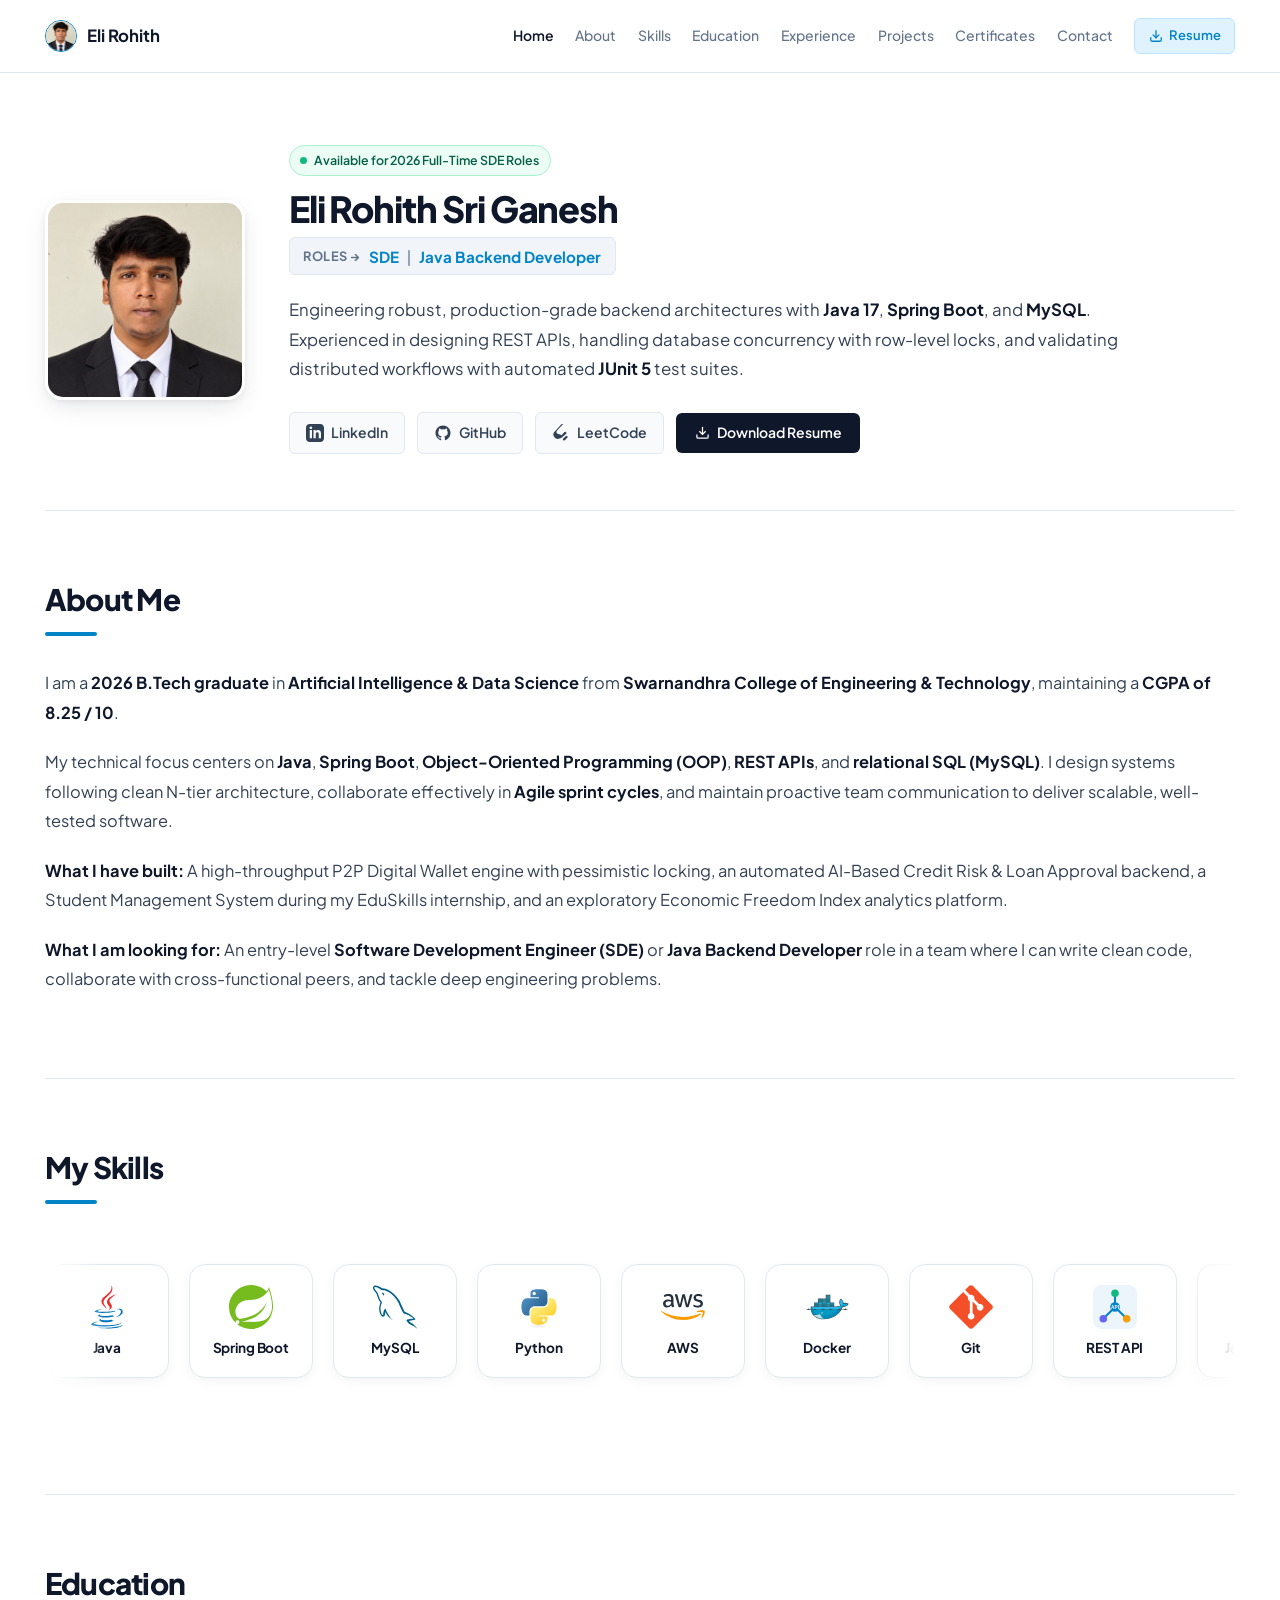
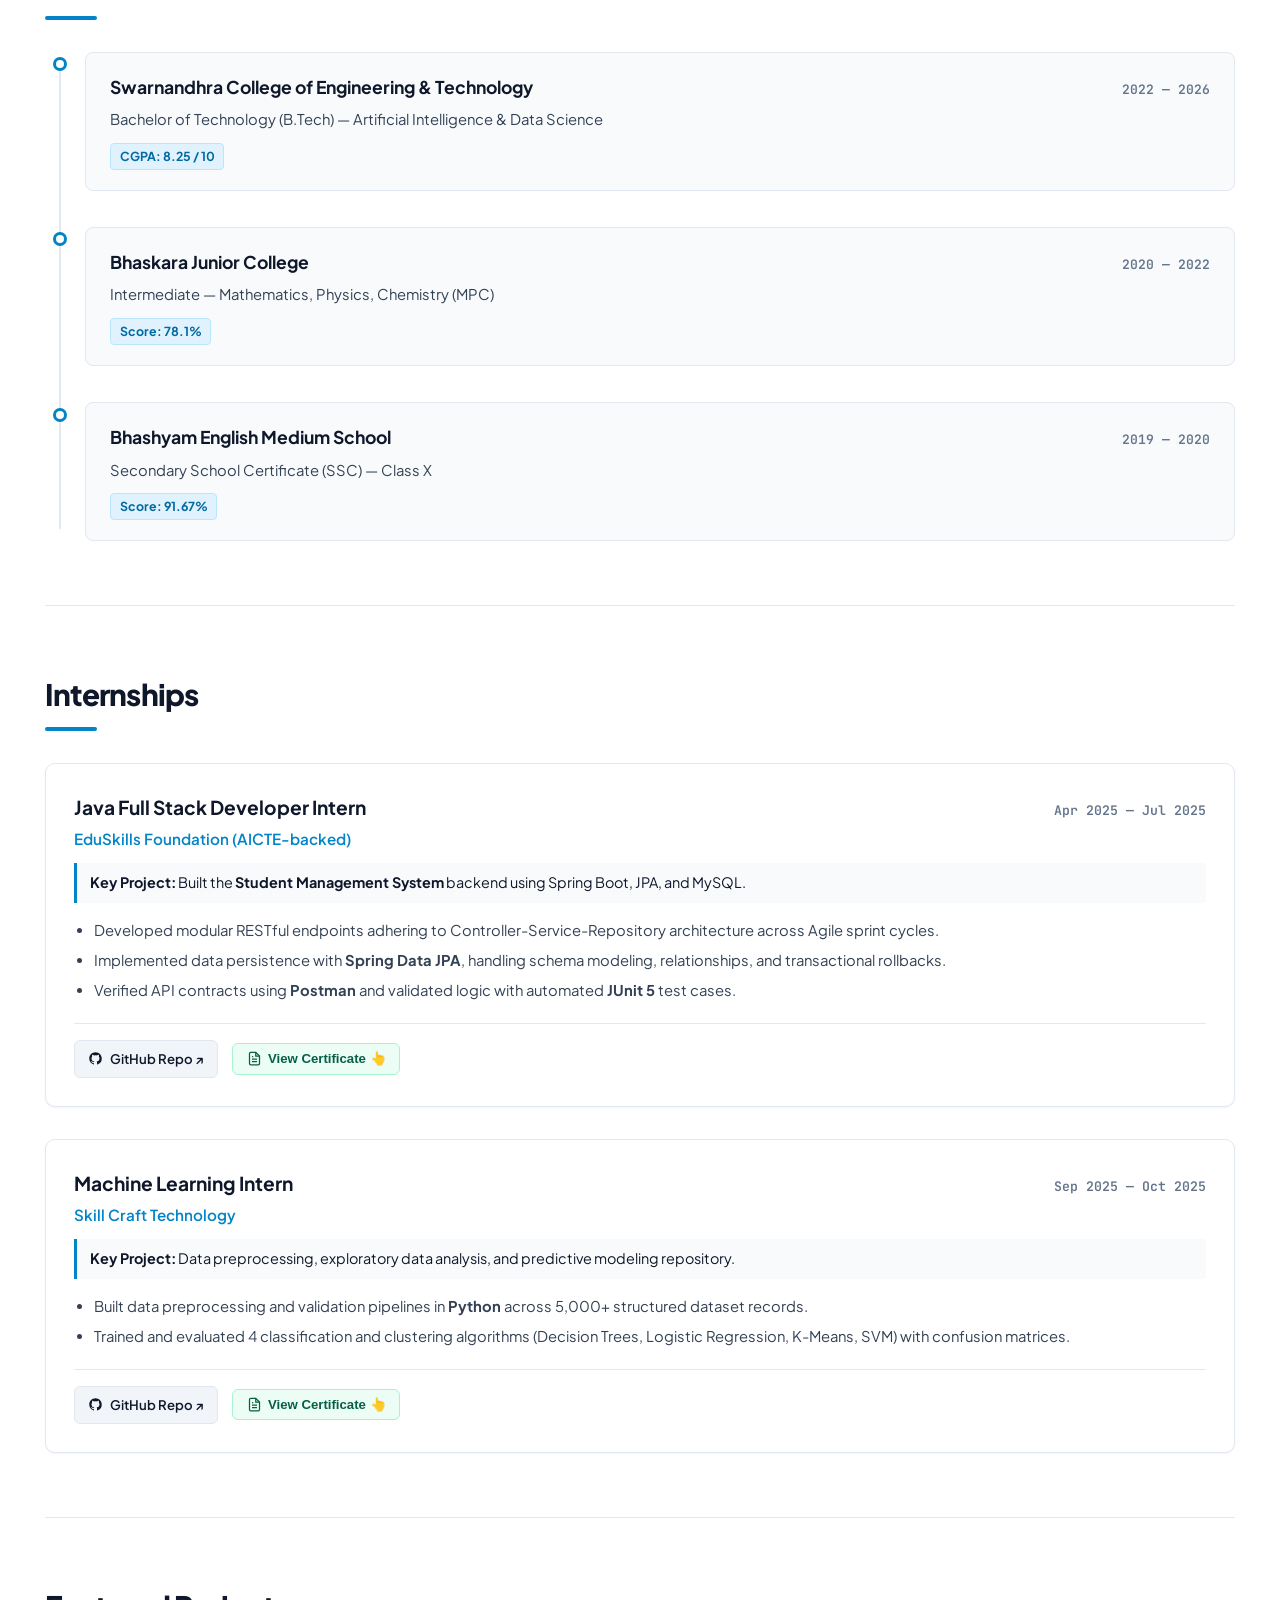
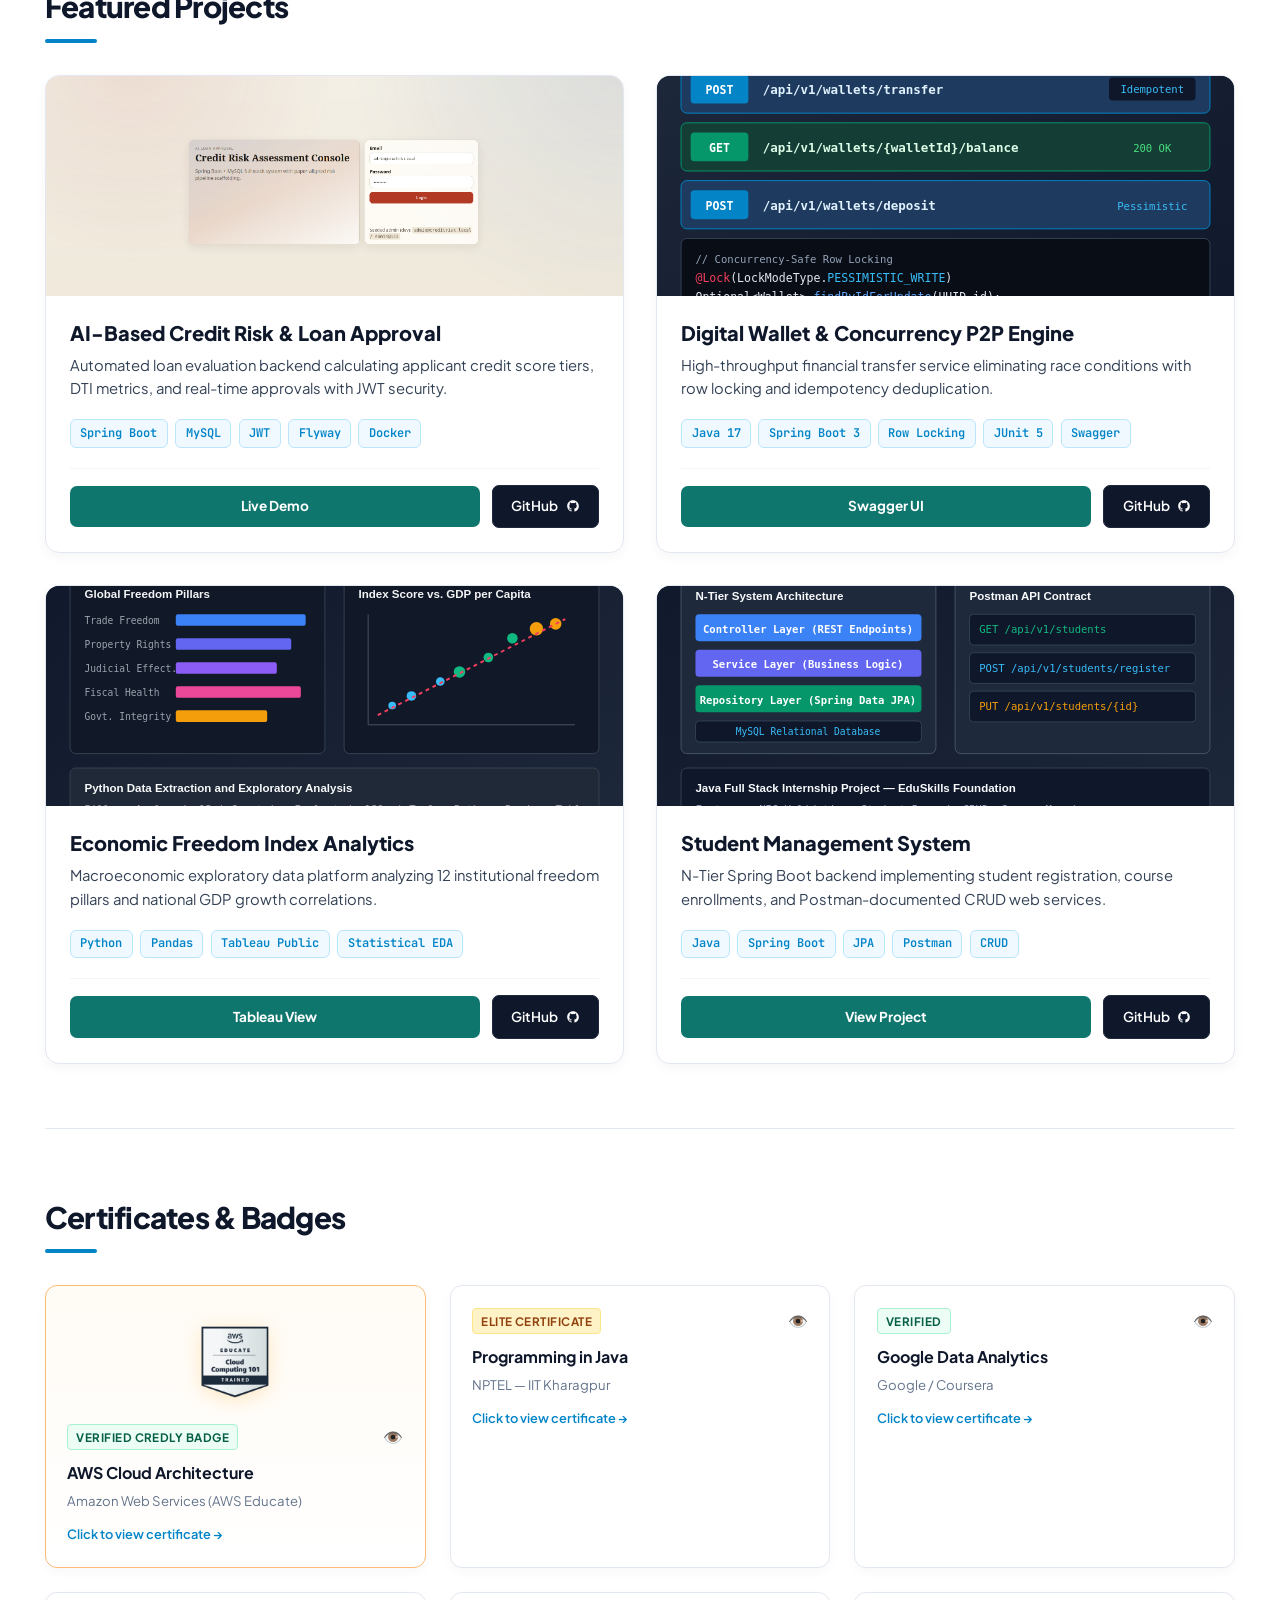
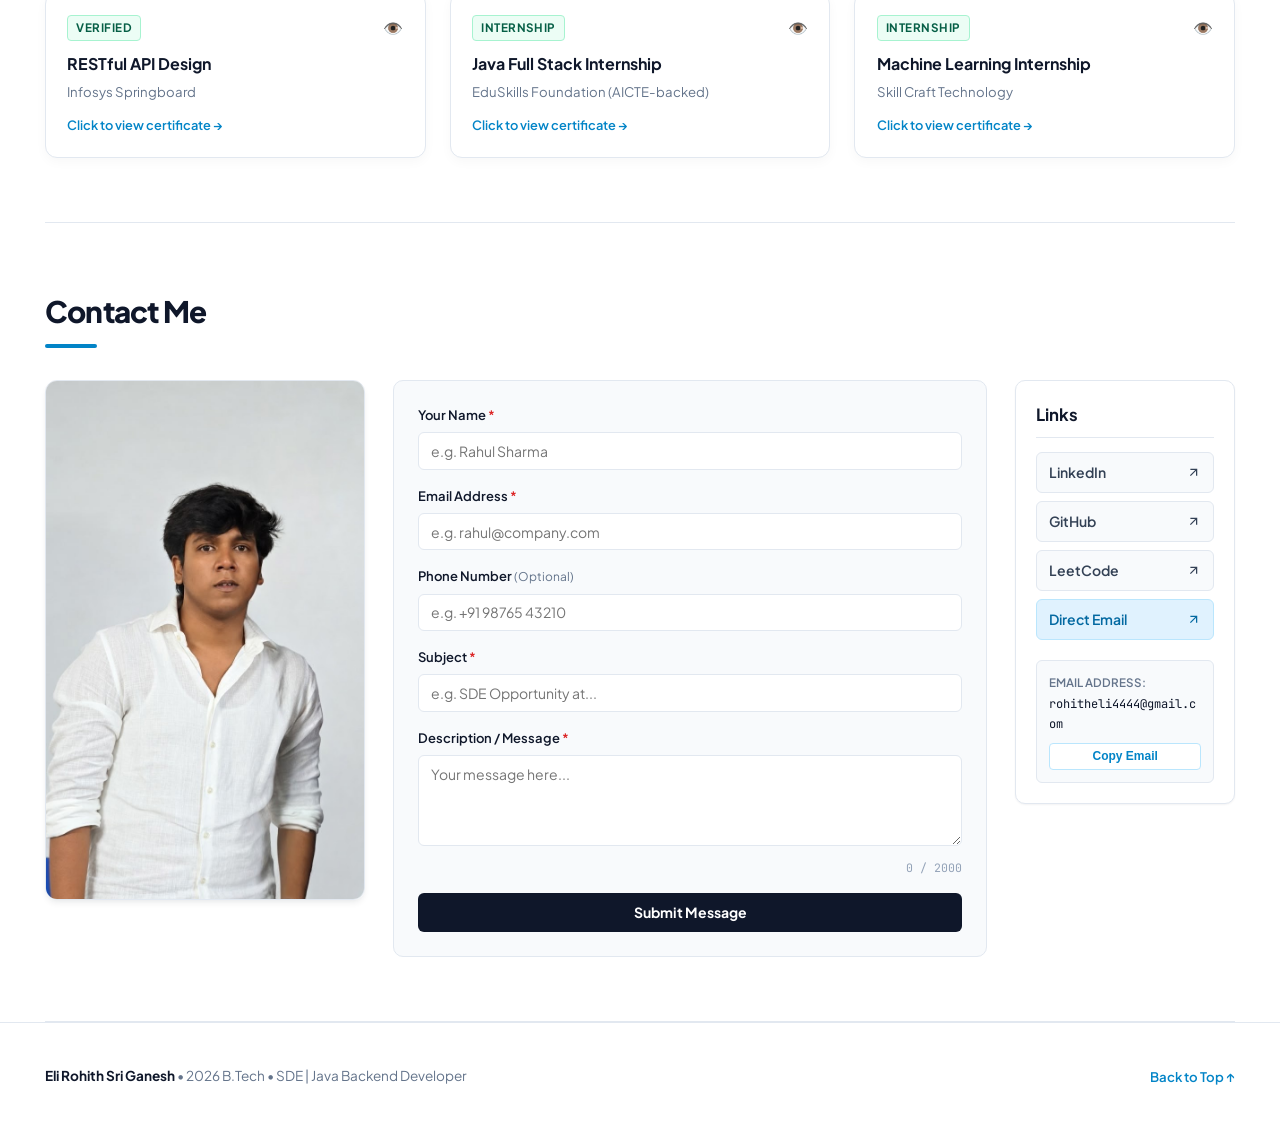
<file: frontend/index.html>
<!DOCTYPE html>
<html lang="en">
<head>
  <meta charset="UTF-8">
  <meta name="viewport" content="width=device-width, initial-scale=1.0">
  <title>Eli Rohith Sri Ganesh | SDE &amp; Java Backend Developer</title>
  <meta name="description" content="Portfolio of Eli Rohith Sri Ganesh — 2026 B.Tech graduate in AI &amp; Data Science. Hands-on with Java 17, Spring Boot, REST APIs, MySQL, and Concurrency Control.">
  <link rel="stylesheet" href="css/style.css">
  <link rel="preconnect" href="https://fonts.googleapis.com">
  <link rel="preconnect" href="https://fonts.gstatic.com" crossorigin>
  <link href="https://fonts.googleapis.com/css2?family=Plus+Jakarta+Sans:wght@400;500;600;700;800&family=JetBrains+Mono:wght@400;500;600&display=swap" rel="stylesheet">
</head>
<body>

  <!-- =========================================================================
       Navigation Bar (Wide & Fluid)
       ========================================================================= -->
  <header class="navbar-header" id="navbar">
    <div class="nav-inner">
      <a href="#home" class="nav-brand">
        <span class="brand-avatar">
          <img src="assets/profilework.jpg" alt="Eli Rohith">
        </span>
        <span class="brand-title">Eli Rohith</span>
      </a>

      <button class="nav-toggle-btn" id="mobileMenuBtn" aria-label="Toggle navigation menu">
        <span></span>
        <span></span>
      </button>

      <nav class="nav-links-wrap" id="navLinks">
        <a href="#home" class="nav-link active">Home</a>
        <a href="#about" class="nav-link">About</a>
        <a href="#skills" class="nav-link">Skills</a>
        <a href="#education" class="nav-link">Education</a>
        <a href="#experience" class="nav-link">Experience</a>
        <a href="#projects" class="nav-link">Projects</a>
        <a href="#certificates" class="nav-link">Certificates</a>
        <a href="#contact" class="nav-link">Contact</a>
        <a href="assets/Eli_Rohith_Sri_Ganesh_Tailored_SDE_Resume.pdf" class="nav-resume-btn" download="Eli_Rohith_Sri_Ganesh_Resume.pdf" target="_blank">
          <svg width="14" height="14" viewBox="0 0 24 24" fill="none" stroke="currentColor" stroke-width="2.2" stroke-linecap="round" stroke-linejoin="round">
            <path d="M21 15v4a2 2 0 0 1-2 2H5a2 2 0 0 1-2-2v-4"></path>
            <polyline points="7 10 12 15 17 10"></polyline>
            <line x1="12" y1="15" x2="12" y2="3"></line>
          </svg>
          Resume
        </a>
      </nav>
    </div>
  </header>

  <main class="main-wrapper">

    <!-- =========================================================================
         Section 1: Home (Wide Layout: Photo + Details + Roles + Socials)
         ========================================================================= -->
    <section class="section-home" id="home">
      <div class="home-grid">
        <div class="home-photo-frame">
          <img src="assets/profilework.jpg" alt="Eli Rohith Sri Ganesh" class="home-photo" id="profileImage">
        </div>

        <div class="home-bio-block">
          <div class="status-pill">
            <span class="status-dot"></span>
            <span>Available for 2026 Full-Time SDE Roles</span>
          </div>

          <h1 class="home-name">Eli Rohith Sri Ganesh</h1>

          <div class="home-role-tag">
            <span class="role-prefix">Roles &rarr;</span>
            <span class="role-text">SDE <span class="role-sep">|</span> Java Backend Developer</span>
          </div>

          <p class="home-brief">
            Engineering robust, production-grade backend architectures with <strong>Java 17</strong>, <strong>Spring Boot</strong>, and <strong>MySQL</strong>. Experienced in designing REST APIs, handling database concurrency with row-level locks, and validating distributed workflows with automated <strong>JUnit 5</strong> test suites.
          </p>

          <div class="home-actions">
            <a href="https://www.linkedin.com/in/rohith-eli-925754262/" target="_blank" rel="noopener noreferrer" class="social-btn">
              <svg width="18" height="18" viewBox="0 0 24 24" fill="currentColor">
                <path d="M19 0h-14c-2.761 0-5 2.239-5 5v14c0 2.761 2.239 5 5 5h14c2.762 0 5-2.239 5-5v-14c0-2.761-2.238-5-5-5zm-11 19h-3v-11h3v11zm-1.5-12.268c-.966 0-1.75-.79-1.75-1.764s.784-1.764 1.75-1.764 1.75.79 1.75 1.764-.783 1.764-1.75 1.764zm13.5 12.268h-3v-5.604c0-3.368-4-3.113-4 0v5.604h-3v-11h3v1.765c1.396-2.586 7-2.777 7 2.476v6.759z"/>
              </svg>
              <span>LinkedIn</span>
            </a>

            <a href="https://github.com/Rohith-04-04" target="_blank" rel="noopener noreferrer" class="social-btn">
              <svg width="18" height="18" viewBox="0 0 24 24" fill="currentColor">
                <path fill-rule="evenodd" clip-rule="evenodd" d="M12 2C6.477 2 2 6.484 2 12.017c0 4.425 2.865 8.18 6.839 9.504.5.092.682-.217.682-.483 0-.237-.008-.868-.013-1.703-2.782.605-3.369-1.343-3.369-1.343-.454-1.158-1.11-1.466-1.11-1.466-.908-.62.069-.608.069-.608 1.003.07 1.53 1.032 1.53 1.032.892 1.53 2.341 1.088 2.91.832.092-.647.35-1.088.636-1.338-2.22-.253-4.555-1.113-4.555-4.951 0-1.093.39-1.988 1.029-2.688-.103-.253-.446-1.272.098-2.65 0 0 .84-.27 2.75 1.026A9.564 9.564 0 0112 6.844c.85.004 1.705.115 2.504.337 1.909-1.296 2.747-1.027 2.747-1.027.546 1.379.202 2.398.1 2.651.64.7 1.028 1.595 1.028 2.688 0 3.848-2.339 4.695-4.566 4.943.359.309.678.92.678 1.855 0 1.338-.012 2.419-.012 2.747 0 .268.18.58.688.482A10.019 10.019 0 0022 12.017C22 6.484 17.522 2 12 2z"/>
              </svg>
              <span>GitHub</span>
            </a>

            <a href="https://leetcode.com/u/Rohith_Eli/" target="_blank" rel="noopener noreferrer" class="social-btn">
              <svg width="18" height="18" viewBox="0 0 24 24" fill="currentColor">
                <path d="M13.483 0a1.374 1.374 0 0 0-.961.438L7.116 6.226l-3.854 4.126a5.266 5.266 0 0 0-1.209 2.104 5.35 5.35 0 0 0-.125.513 5.527 5.527 0 0 0 .062 2.362 5.83 5.83 0 0 0 .349 1.017 5.938 5.938 0 0 0 4.818 3.513 5.894 5.894 0 0 0 2.943-.456l3.38-1.545a1.484 1.484 0 0 0 .848-1.327 1.485 1.485 0 0 0-.848-1.328l-3.38-1.545a2.94 2.94 0 0 1-1.468-.228 2.96 2.96 0 0 1-2.4-1.752 2.923 2.923 0 0 1-.174-.507 2.76 2.76 0 0 1-.031-1.18 2.63 2.63 0 0 1 .604-1.052l3.854-4.126 5.406-5.788A1.374 1.374 0 0 0 13.483 0zm4.27 10.375a1.485 1.485 0 0 0-1.05.435l-3.23 3.23a1.485 1.485 0 0 0 2.1 2.1l3.23-3.23a1.485 1.485 0 0 0-1.05-2.535zm1.53 5.375a1.485 1.485 0 0 0-1.05.435l-3.23 3.23a1.485 1.485 0 0 0 2.1 2.1l3.23-3.23a1.485 1.485 0 0 0-1.05-2.535z"/>
              </svg>
              <span>LeetCode</span>
            </a>

            <a href="assets/Eli_Rohith_Sri_Ganesh_Tailored_SDE_Resume.pdf" class="btn-primary" download="Eli_Rohith_Sri_Ganesh_Resume.pdf" target="_blank">
              <svg width="15" height="15" viewBox="0 0 24 24" fill="none" stroke="currentColor" stroke-width="2"><path d="M21 15v4a2 2 0 0 1-2 2H5a2 2 0 0 1-2-2v-4"></path><polyline points="7 10 12 15 17 10"></polyline><line x1="12" y1="15" x2="12" y2="3"></line></svg>
              Download Resume
            </a>
          </div>
        </div>
      </div>
    </section>

    <!-- =========================================================================
         Section 2: About Me
         ========================================================================= -->
    <section class="content-block" id="about">
      <div class="section-title-wrap">
        <h2 class="block-heading">About Me</h2>
        <div class="section-title-line"></div>
      </div>

      <div class="about-text-content">
        <p>
          I am a <strong>2026 B.Tech graduate</strong> in <strong>Artificial Intelligence &amp; Data Science</strong> from <strong>Swarnandhra College of Engineering &amp; Technology</strong>, maintaining a <strong>CGPA of 8.25 / 10</strong>.
        </p>
        <p>
          My technical focus centers on <strong>Java</strong>, <strong>Spring Boot</strong>, <strong>Object-Oriented Programming (OOP)</strong>, <strong>REST APIs</strong>, and <strong>relational SQL (MySQL)</strong>. I design systems following clean N-tier architecture, collaborate effectively in <strong>Agile sprint cycles</strong>, and maintain proactive team communication to deliver scalable, well-tested software.
        </p>
        <p>
          <strong>What I have built:</strong> A high-throughput P2P Digital Wallet engine with pessimistic locking, an automated AI-Based Credit Risk &amp; Loan Approval backend, a Student Management System during my EduSkills internship, and an exploratory Economic Freedom Index analytics platform.
        </p>
        <p>
          <strong>What I am looking for:</strong> An entry-level <strong>Software Development Engineer (SDE)</strong> or <strong>Java Backend Developer</strong> role in a team where I can write clean code, collaborate with cross-functional peers, and tackle deep engineering problems.
        </p>
      </div>
    </section>

    <!-- =========================================================================
         Section 3: Skills (Matching Image 3 Clean White Tiles + Marquee Train Motion)
         ========================================================================= -->
    <section class="content-block" id="skills">
      <div class="section-title-wrap">
        <h2 class="block-heading">My Skills</h2>
        <div class="section-title-line"></div>
      </div>

      <!-- Horizontal Auto-Scrolling Strip with White Rounded Logo Tiles -->
      <div class="skills-marquee-container" id="skillsMarquee">
        <div class="skills-track" id="marqueeTrack">
          <!-- 1. Java -->
          <button type="button" class="skill-tile" data-skill="java" title="Java">
            <img src="assets/icons/java.svg" alt="Java" class="skill-tile-icon" width="44" height="44">
            <span class="skill-tile-name">Java</span>
          </button>

          <!-- 2. Spring Boot -->
          <button type="button" class="skill-tile" data-skill="springboot" title="Spring Boot">
            <img src="assets/icons/spring.svg" alt="Spring Boot" class="skill-tile-icon" width="44" height="44">
            <span class="skill-tile-name">Spring Boot</span>
          </button>

          <!-- 3. MySQL -->
          <button type="button" class="skill-tile" data-skill="sql" title="MySQL">
            <img src="assets/icons/mysql.svg" alt="MySQL" class="skill-tile-icon" width="44" height="44">
            <span class="skill-tile-name">MySQL</span>
          </button>

          <!-- 4. Python -->
          <button type="button" class="skill-tile" data-skill="python" title="Python">
            <img src="assets/icons/python.svg" alt="Python" class="skill-tile-icon" width="44" height="44">
            <span class="skill-tile-name">Python</span>
          </button>

          <!-- 5. AWS -->
          <button type="button" class="skill-tile" data-skill="aws" title="AWS">
            <img src="assets/icons/amazonwebservices.svg" alt="AWS" class="skill-tile-icon" width="44" height="44">
            <span class="skill-tile-name">AWS</span>
          </button>

          <!-- 6. Docker -->
          <button type="button" class="skill-tile" data-skill="docker" title="Docker">
            <img src="assets/icons/docker.svg" alt="Docker" class="skill-tile-icon" width="44" height="44">
            <span class="skill-tile-name">Docker</span>
          </button>

          <!-- 7. Git -->
          <button type="button" class="skill-tile" data-skill="git" title="Git">
            <img src="assets/icons/git.svg" alt="Git" class="skill-tile-icon" width="44" height="44">
            <span class="skill-tile-name">Git</span>
          </button>

          <!-- 8. REST API -->
          <button type="button" class="skill-tile" data-skill="restapi" title="REST API">
            <img src="assets/icons/restapi.svg" alt="REST API" class="skill-tile-icon" width="44" height="44">
            <span class="skill-tile-name">REST API</span>
          </button>

          <!-- 9. JavaScript -->
          <button type="button" class="skill-tile" data-skill="javascript" title="JavaScript">
            <img src="assets/icons/javascript.svg" alt="JavaScript" class="skill-tile-icon" width="44" height="44">
            <span class="skill-tile-name">JavaScript</span>
          </button>

          <!-- 10. React -->
          <button type="button" class="skill-tile" data-skill="react" title="React">
            <img src="assets/icons/react.svg" alt="React" class="skill-tile-icon" width="44" height="44">
            <span class="skill-tile-name">React</span>
          </button>

          <!-- 11. HTML5 -->
          <button type="button" class="skill-tile" data-skill="html5" title="HTML5">
            <img src="assets/icons/html5.svg" alt="HTML5" class="skill-tile-icon" width="44" height="44">
            <span class="skill-tile-name">HTML5</span>
          </button>

          <!-- 12. CSS3 -->
          <button type="button" class="skill-tile" data-skill="css3" title="CSS3">
            <img src="assets/icons/css3.svg" alt="CSS3" class="skill-tile-icon" width="44" height="44">
            <span class="skill-tile-name">CSS3</span>
          </button>

          <!-- Duplicated for smooth infinite loop -->
          <button type="button" class="skill-tile" data-skill="java" aria-hidden="true" tabindex="-1">
            <img src="assets/icons/java.svg" alt="" class="skill-tile-icon" width="44" height="44">
            <span class="skill-tile-name">Java</span>
          </button>
          <button type="button" class="skill-tile" data-skill="springboot" aria-hidden="true" tabindex="-1">
            <img src="assets/icons/spring.svg" alt="" class="skill-tile-icon" width="44" height="44">
            <span class="skill-tile-name">Spring Boot</span>
          </button>
          <button type="button" class="skill-tile" data-skill="sql" aria-hidden="true" tabindex="-1">
            <img src="assets/icons/mysql.svg" alt="" class="skill-tile-icon" width="44" height="44">
            <span class="skill-tile-name">MySQL</span>
          </button>
          <button type="button" class="skill-tile" data-skill="python" aria-hidden="true" tabindex="-1">
            <img src="assets/icons/python.svg" alt="" class="skill-tile-icon" width="44" height="44">
            <span class="skill-tile-name">Python</span>
          </button>
          <button type="button" class="skill-tile" data-skill="aws" aria-hidden="true" tabindex="-1">
            <img src="assets/icons/amazonwebservices.svg" alt="" class="skill-tile-icon" width="44" height="44">
            <span class="skill-tile-name">AWS</span>
          </button>
          <button type="button" class="skill-tile" data-skill="docker" aria-hidden="true" tabindex="-1">
            <img src="assets/icons/docker.svg" alt="" class="skill-tile-icon" width="44" height="44">
            <span class="skill-tile-name">Docker</span>
          </button>
          <button type="button" class="skill-tile" data-skill="git" aria-hidden="true" tabindex="-1">
            <img src="assets/icons/git.svg" alt="" class="skill-tile-icon" width="44" height="44">
            <span class="skill-tile-name">Git</span>
          </button>
          <button type="button" class="skill-tile" data-skill="restapi" aria-hidden="true" tabindex="-1">
            <img src="assets/icons/restapi.svg" alt="" class="skill-tile-icon" width="44" height="44">
            <span class="skill-tile-name">REST API</span>
          </button>
          <button type="button" class="skill-tile" data-skill="javascript" aria-hidden="true" tabindex="-1">
            <img src="assets/icons/javascript.svg" alt="" class="skill-tile-icon" width="44" height="44">
            <span class="skill-tile-name">JavaScript</span>
          </button>
          <button type="button" class="skill-tile" data-skill="react" aria-hidden="true" tabindex="-1">
            <img src="assets/icons/react.svg" alt="" class="skill-tile-icon" width="44" height="44">
            <span class="skill-tile-name">React</span>
          </button>
          <button type="button" class="skill-tile" data-skill="html5" aria-hidden="true" tabindex="-1">
            <img src="assets/icons/html5.svg" alt="" class="skill-tile-icon" width="44" height="44">
            <span class="skill-tile-name">HTML5</span>
          </button>
          <button type="button" class="skill-tile" data-skill="css3" aria-hidden="true" tabindex="-1">
            <img src="assets/icons/css3.svg" alt="" class="skill-tile-icon" width="44" height="44">
            <span class="skill-tile-name">CSS3</span>
          </button>
        </div>
      </div>

      <!-- Skill Usage Display Panel (Toggled on skill tile click) -->
      <div class="skill-detail-panel" id="skillDetailPanel" style="display:none;">
        <div class="detail-header">
          <span class="detail-badge" id="skillDetailName">Java</span>
          <button type="button" class="detail-close" id="skillDetailClose">&times;</button>
        </div>
        <p class="detail-body" id="skillDetailText"></p>
        <div class="detail-tags" id="skillDetailTags"></div>
      </div>
    </section>

    <!-- =========================================================================
         Section 4: Education (Vertical Timeline)
         ========================================================================= -->
    <section class="content-block" id="education">
      <div class="section-title-wrap">
        <h2 class="block-heading">Education</h2>
        <div class="section-title-line"></div>
      </div>

      <div class="edu-timeline">
        <!-- Institution 1 -->
        <div class="edu-entry">
          <div class="edu-dot"></div>
          <div class="edu-info">
            <div class="edu-header">
              <h3 class="edu-school">Swarnandhra College of Engineering &amp; Technology</h3>
              <span class="edu-years">2022 &mdash; 2026</span>
            </div>
            <div class="edu-degree">Bachelor of Technology (B.Tech) &mdash; Artificial Intelligence &amp; Data Science</div>
            <div class="edu-score-pill">CGPA: 8.25 / 10</div>
          </div>
        </div>

        <!-- Institution 2 -->
        <div class="edu-entry">
          <div class="edu-dot"></div>
          <div class="edu-info">
            <div class="edu-header">
              <h3 class="edu-school">Bhaskara Junior College</h3>
              <span class="edu-years">2020 &mdash; 2022</span>
            </div>
            <div class="edu-degree">Intermediate &mdash; Mathematics, Physics, Chemistry (MPC)</div>
            <div class="edu-score-pill">Score: 78.1%</div>
          </div>
        </div>

        <!-- Institution 3 -->
        <div class="edu-entry">
          <div class="edu-dot"></div>
          <div class="edu-info">
            <div class="edu-header">
              <h3 class="edu-school">Bhashyam English Medium School</h3>
              <span class="edu-years">2019 &mdash; 2020</span>
            </div>
            <div class="edu-degree">Secondary School Certificate (SSC) &mdash; Class X</div>
            <div class="edu-score-pill">Score: 91.67%</div>
          </div>
        </div>
      </div>
    </section>

    <!-- =========================================================================
         Section 5: Experience (Two Internships)
         ========================================================================= -->
    <section class="content-block" id="experience">
      <div class="section-title-wrap">
        <h2 class="block-heading">Internships</h2>
        <div class="section-title-line"></div>
      </div>

      <div class="exp-list">
        <!-- Internship 1: Java Full Stack -->
        <article class="exp-card">
          <div class="exp-top">
            <div>
              <h3 class="exp-role">Java Full Stack Developer Intern</h3>
              <div class="exp-company">EduSkills Foundation (AICTE-backed)</div>
            </div>
            <span class="exp-duration">Apr 2025 &mdash; Jul 2025</span>
          </div>

          <div class="exp-project-highlight">
            <strong>Key Project:</strong> Built the <strong>Student Management System</strong> backend using Spring Boot, JPA, and MySQL.
          </div>

          <ul class="exp-bullets">
            <li>Developed modular RESTful endpoints adhering to Controller-Service-Repository architecture across Agile sprint cycles.</li>
            <li>Implemented data persistence with <strong>Spring Data JPA</strong>, handling schema modeling, relationships, and transactional rollbacks.</li>
            <li>Verified API contracts using <strong>Postman</strong> and validated logic with automated <strong>JUnit 5</strong> test cases.</li>
          </ul>

          <div class="exp-actions">
            <a href="https://github.com/Rohith-04-04/Student-Management-System" target="_blank" rel="noopener noreferrer" class="btn-exp-action">
              <svg width="15" height="15" viewBox="0 0 24 24" fill="currentColor"><path fill-rule="evenodd" clip-rule="evenodd" d="M12 2C6.477 2 2 6.484 2 12.017c0 4.425 2.865 8.18 6.839 9.504.5.092.682-.217.682-.483 0-.237-.008-.868-.013-1.703-2.782.605-3.369-1.343-3.369-1.343-.454-1.158-1.11-1.466-1.11-1.466-.908-.62.069-.608.069-.608 1.003.07 1.53 1.032 1.53 1.032.892 1.53 2.341 1.088 2.91.832.092-.647.35-1.088.636-1.338-2.22-.253-4.555-1.113-4.555-4.951 0-1.093.39-1.988 1.029-2.688-.103-.253-.446-1.272.098-2.65 0 0 .84-.27 2.75 1.026A9.564 9.564 0 0112 6.844c.85.004 1.705.115 2.504.337 1.909-1.296 2.747-1.027 2.747-1.027.546 1.379.202 2.398.1 2.651.64.7 1.028 1.595 1.028 2.688 0 3.848-2.339 4.695-4.566 4.943.359.309.678.92.678 1.855 0 1.338-.012 2.419-.012 2.747 0 .268.18.58.688.482A10.019 10.019 0 0022 12.017C22 6.484 17.522 2 12 2z"/></svg>
              GitHub Repo ↗
            </a>

            <button type="button" class="btn-exp-action cert-btn" data-cert-file="assets/Eduskills internship certificate.pdf" data-cert-name="EduSkills Full Stack Internship Certificate">
              <svg width="15" height="15" viewBox="0 0 24 24" fill="none" stroke="currentColor" stroke-width="2"><path d="M14 2H6a2 2 0 0 0-2 2v16a2 2 0 0 0 2 2h12a2 2 0 0 0 2-2V8z"></path><polyline points="14 2 14 8 20 8"></polyline><line x1="16" y1="13" x2="8" y2="13"></line><line x1="16" y1="17" x2="8" y2="17"></line><polyline points="10 9 9 9 8 9"></polyline></svg>
              View Certificate 👆
            </button>
          </div>
        </article>

        <!-- Internship 2: Machine Learning -->
        <article class="exp-card">
          <div class="exp-top">
            <div>
              <h3 class="exp-role">Machine Learning Intern</h3>
              <div class="exp-company">Skill Craft Technology</div>
            </div>
            <span class="exp-duration">Sep 2025 &mdash; Oct 2025</span>
          </div>

          <div class="exp-project-highlight">
            <strong>Key Project:</strong> Data preprocessing, exploratory data analysis, and predictive modeling repository.
          </div>

          <ul class="exp-bullets">
            <li>Built data preprocessing and validation pipelines in <strong>Python</strong> across 5,000+ structured dataset records.</li>
            <li>Trained and evaluated 4 classification and clustering algorithms (Decision Trees, Logistic Regression, K-Means, SVM) with confusion matrices.</li>
          </ul>

          <div class="exp-actions">
            <a href="https://github.com/Rohith-04-04/SkillCraft-Technology-Internship" target="_blank" rel="noopener noreferrer" class="btn-exp-action">
              <svg width="15" height="15" viewBox="0 0 24 24" fill="currentColor"><path fill-rule="evenodd" clip-rule="evenodd" d="M12 2C6.477 2 2 6.484 2 12.017c0 4.425 2.865 8.18 6.839 9.504.5.092.682-.217.682-.483 0-.237-.008-.868-.013-1.703-2.782.605-3.369-1.343-3.369-1.343-.454-1.158-1.11-1.466-1.11-1.466-.908-.62.069-.608.069-.608 1.003.07 1.53 1.032 1.53 1.032.892 1.53 2.341 1.088 2.91.832.092-.647.35-1.088.636-1.338-2.22-.253-4.555-1.113-4.555-4.951 0-1.093.39-1.988 1.029-2.688-.103-.253-.446-1.272.098-2.65 0 0 .84-.27 2.75 1.026A9.564 9.564 0 0112 6.844c.85.004 1.705.115 2.504.337 1.909-1.296 2.747-1.027 2.747-1.027.546 1.379.202 2.398.1 2.651.64.7 1.028 1.595 1.028 2.688 0 3.848-2.339 4.695-4.566 4.943.359.309.678.92.678 1.855 0 1.338-.012 2.419-.012 2.747 0 .268.18.58.688.482A10.019 10.019 0 0022 12.017C22 6.484 17.522 2 12 2z"/></svg>
              GitHub Repo ↗
            </a>

            <button type="button" class="btn-exp-action cert-btn" data-cert-file="assets/skill craft technology .pdf" data-cert-name="Skill Craft Technology Machine Learning Certificate">
              <svg width="15" height="15" viewBox="0 0 24 24" fill="none" stroke="currentColor" stroke-width="2"><path d="M14 2H6a2 2 0 0 0-2 2v16a2 2 0 0 0 2 2h12a2 2 0 0 0 2-2V8z"></path><polyline points="14 2 14 8 20 8"></polyline><line x1="16" y1="13" x2="8" y2="13"></line><line x1="16" y1="17" x2="8" y2="17"></line><polyline points="10 9 9 9 8 9"></polyline></svg>
              View Certificate 👆
            </button>
          </div>
        </article>
      </div>
    </section>

    <!-- =========================================================================
         Section 6: Featured Projects (Matching Image 4 Layout with Hover Button)
         ========================================================================= -->
    <section class="content-block" id="projects">
      <div class="section-title-wrap">
        <h2 class="block-heading">Featured Projects</h2>
        <div class="section-title-line"></div>
      </div>

      <div class="project-cards-grid">
        <!-- Project 1: Loan Approval -->
        <div class="proj-card" data-proj="loan">
          <div class="proj-img-wrap">
            <img src="assets/project-loan.png" alt="AI-Based Credit Risk &amp; Loan Approval System">
            <div class="proj-hover-overlay">
              <span class="btn-view-proj">
                <svg width="15" height="15" viewBox="0 0 24 24" fill="none" stroke="currentColor" stroke-width="2.2"><path d="M18 13v6a2 2 0 0 1-2 2H5a2 2 0 0 1-2-2V8a2 2 0 0 1 2-2h6"></path><polyline points="15 3 21 3 21 9"></polyline><line x1="10" y1="14" x2="21" y2="3"></line></svg>
                View Project
              </span>
            </div>
          </div>
          <div class="proj-content">
            <h3 class="proj-title">AI-Based Credit Risk &amp; Loan Approval</h3>
            <p class="proj-desc">Automated loan evaluation backend calculating applicant credit score tiers, DTI metrics, and real-time approvals with JWT security.</p>
            <div class="proj-tags-list">
              <span class="proj-tag-pill">Spring Boot</span>
              <span class="proj-tag-pill">MySQL</span>
              <span class="proj-tag-pill">JWT</span>
              <span class="proj-tag-pill">Flyway</span>
              <span class="proj-tag-pill">Docker</span>
            </div>
            <div class="proj-btn-row">
              <a href="https://ai-based-credit-risk-assessment-and-loan-tyib.onrender.com" target="_blank" rel="noopener noreferrer" class="btn-proj-primary">
                Live Demo
              </a>
              <a href="https://github.com/Rohith-04-04/AI-Based-Credit-Risk-Assessment-and-Loan-Approval-System-" target="_blank" rel="noopener noreferrer" class="btn-proj-outline">
                GitHub
                <svg width="14" height="14" viewBox="0 0 24 24" fill="currentColor"><path fill-rule="evenodd" clip-rule="evenodd" d="M12 2C6.477 2 2 6.484 2 12.017c0 4.425 2.865 8.18 6.839 9.504.5.092.682-.217.682-.483 0-.237-.008-.868-.013-1.703-2.782.605-3.369-1.343-3.369-1.343-.454-1.158-1.11-1.466-1.11-1.466-.908-.62.069-.608.069-.608 1.003.07 1.53 1.032 1.53 1.032.892 1.53 2.341 1.088 2.91.832.092-.647.35-1.088.636-1.338-2.22-.253-4.555-1.113-4.555-4.951 0-1.093.39-1.988 1.029-2.688-.103-.253-.446-1.272.098-2.65 0 0 .84-.27 2.75 1.026A9.564 9.564 0 0112 6.844c.85.004 1.705.115 2.504.337 1.909-1.296 2.747-1.027 2.747-1.027.546 1.379.202 2.398.1 2.651.64.7 1.028 1.595 1.028 2.688 0 3.848-2.339 4.695-4.566 4.943.359.309.678.92.678 1.855 0 1.338-.012 2.419-.012 2.747 0 .268.18.58.688.482A10.019 10.019 0 0022 12.017C22 6.484 17.522 2 12 2z"/></svg>
              </a>
            </div>
          </div>
        </div>

        <!-- Project 2: Digital Wallet -->
        <div class="proj-card" data-proj="wallet">
          <div class="proj-img-wrap">
            <img src="assets/project-wallet.svg" alt="Digital Wallet Concurrency Architecture">
            <div class="proj-hover-overlay">
              <span class="btn-view-proj">
                <svg width="15" height="15" viewBox="0 0 24 24" fill="none" stroke="currentColor" stroke-width="2.2"><path d="M18 13v6a2 2 0 0 1-2 2H5a2 2 0 0 1-2-2V8a2 2 0 0 1 2-2h6"></path><polyline points="15 3 21 3 21 9"></polyline><line x1="10" y1="14" x2="21" y2="3"></line></svg>
                View Project
              </span>
            </div>
          </div>
          <div class="proj-content">
            <h3 class="proj-title">Digital Wallet &amp; Concurrency P2P Engine</h3>
            <p class="proj-desc">High-throughput financial transfer service eliminating race conditions with row locking and idempotency deduplication.</p>
            <div class="proj-tags-list">
              <span class="proj-tag-pill">Java 17</span>
              <span class="proj-tag-pill">Spring Boot 3</span>
              <span class="proj-tag-pill">Row Locking</span>
              <span class="proj-tag-pill">JUnit 5</span>
              <span class="proj-tag-pill">Swagger</span>
            </div>
            <div class="proj-btn-row">
              <a href="https://digital-wallet-backend-p7cx.onrender.com/swagger-ui/index.html" target="_blank" rel="noopener noreferrer" class="btn-proj-primary">
                Swagger UI
              </a>
              <a href="https://github.com/Rohith-04-04/digital-wallet-backend" target="_blank" rel="noopener noreferrer" class="btn-proj-outline">
                GitHub
                <svg width="14" height="14" viewBox="0 0 24 24" fill="currentColor"><path fill-rule="evenodd" clip-rule="evenodd" d="M12 2C6.477 2 2 6.484 2 12.017c0 4.425 2.865 8.18 6.839 9.504.5.092.682-.217.682-.483 0-.237-.008-.868-.013-1.703-2.782.605-3.369-1.343-3.369-1.343-.454-1.158-1.11-1.466-1.11-1.466-.908-.62.069-.608.069-.608 1.003.07 1.53 1.032 1.53 1.032.892 1.53 2.341 1.088 2.91.832.092-.647.35-1.088.636-1.338-2.22-.253-4.555-1.113-4.555-4.951 0-1.093.39-1.988 1.029-2.688-.103-.253-.446-1.272.098-2.65 0 0 .84-.27 2.75 1.026A9.564 9.564 0 0112 6.844c.85.004 1.705.115 2.504.337 1.909-1.296 2.747-1.027 2.747-1.027.546 1.379.202 2.398.1 2.651.64.7 1.028 1.595 1.028 2.688 0 3.848-2.339 4.695-4.566 4.943.359.309.678.92.678 1.855 0 1.338-.012 2.419-.012 2.747 0 .268.18.58.688.482A10.019 10.019 0 0022 12.017C22 6.484 17.522 2 12 2z"/></svg>
              </a>
            </div>
          </div>
        </div>

        <!-- Project 3: Economic Freedom Index -->
        <div class="proj-card" data-proj="economic">
          <div class="proj-img-wrap">
            <img src="assets/project-economic.svg" alt="Tableau Public Economic Freedom Dashboard">
            <div class="proj-hover-overlay">
              <span class="btn-view-proj">
                <svg width="15" height="15" viewBox="0 0 24 24" fill="none" stroke="currentColor" stroke-width="2.2"><path d="M18 13v6a2 2 0 0 1-2 2H5a2 2 0 0 1-2-2V8a2 2 0 0 1 2-2h6"></path><polyline points="15 3 21 3 21 9"></polyline><line x1="10" y1="14" x2="21" y2="3"></line></svg>
                View Project
              </span>
            </div>
          </div>
          <div class="proj-content">
            <h3 class="proj-title">Economic Freedom Index Analytics</h3>
            <p class="proj-desc">Macroeconomic exploratory data platform analyzing 12 institutional freedom pillars and national GDP growth correlations.</p>
            <div class="proj-tags-list">
              <span class="proj-tag-pill">Python</span>
              <span class="proj-tag-pill">Pandas</span>
              <span class="proj-tag-pill">Tableau Public</span>
              <span class="proj-tag-pill">Statistical EDA</span>
            </div>
            <div class="proj-btn-row">
              <a href="https://public.tableau.com/app/profile/rohith.eli/viz/new_dashboard_17" target="_blank" rel="noopener noreferrer" class="btn-proj-primary">
                Tableau View
              </a>
              <a href="https://github.com/Rohith-04-04/Measuring-the-pulse-of-Prosperity-an-Index-of-Economic-Freedom-Analysis" target="_blank" rel="noopener noreferrer" class="btn-proj-outline">
                GitHub
                <svg width="14" height="14" viewBox="0 0 24 24" fill="currentColor"><path fill-rule="evenodd" clip-rule="evenodd" d="M12 2C6.477 2 2 6.484 2 12.017c0 4.425 2.865 8.18 6.839 9.504.5.092.682-.217.682-.483 0-.237-.008-.868-.013-1.703-2.782.605-3.369-1.343-3.369-1.343-.454-1.158-1.11-1.466-1.11-1.466-.908-.62.069-.608.069-.608 1.003.07 1.53 1.032 1.53 1.032.892 1.53 2.341 1.088 2.91.832.092-.647.35-1.088.636-1.338-2.22-.253-4.555-1.113-4.555-4.951 0-1.093.39-1.988 1.029-2.688-.103-.253-.446-1.272.098-2.65 0 0 .84-.27 2.75 1.026A9.564 9.564 0 0112 6.844c.85.004 1.705.115 2.504.337 1.909-1.296 2.747-1.027 2.747-1.027.546 1.379.202 2.398.1 2.651.64.7 1.028 1.595 1.028 2.688 0 3.848-2.339 4.695-4.566 4.943.359.309.678.92.678 1.855 0 1.338-.012 2.419-.012 2.747 0 .268.18.58.688.482A10.019 10.019 0 0022 12.017C22 6.484 17.522 2 12 2z"/></svg>
              </a>
            </div>
          </div>
        </div>

        <!-- Project 4: Student Management System -->
        <div class="proj-card" data-proj="student">
          <div class="proj-img-wrap">
            <img src="assets/project-student.svg" alt="Student Management System N-Tier Architecture">
            <div class="proj-hover-overlay">
              <span class="btn-view-proj">
                <svg width="15" height="15" viewBox="0 0 24 24" fill="none" stroke="currentColor" stroke-width="2.2"><path d="M18 13v6a2 2 0 0 1-2 2H5a2 2 0 0 1-2-2V8a2 2 0 0 1 2-2h6"></path><polyline points="15 3 21 3 21 9"></polyline><line x1="10" y1="14" x2="21" y2="3"></line></svg>
                View Project
              </span>
            </div>
          </div>
          <div class="proj-content">
            <h3 class="proj-title">Student Management System</h3>
            <p class="proj-desc">N-Tier Spring Boot backend implementing student registration, course enrollments, and Postman-documented CRUD web services.</p>
            <div class="proj-tags-list">
              <span class="proj-tag-pill">Java</span>
              <span class="proj-tag-pill">Spring Boot</span>
              <span class="proj-tag-pill">JPA</span>
              <span class="proj-tag-pill">Postman</span>
              <span class="proj-tag-pill">CRUD</span>
            </div>
            <div class="proj-btn-row">
              <a href="https://github.com/Rohith-04-04/Student-Management-System" target="_blank" rel="noopener noreferrer" class="btn-proj-primary">
                View Project
              </a>
              <a href="https://github.com/Rohith-04-04/Student-Management-System" target="_blank" rel="noopener noreferrer" class="btn-proj-outline">
                GitHub
                <svg width="14" height="14" viewBox="0 0 24 24" fill="currentColor"><path fill-rule="evenodd" clip-rule="evenodd" d="M12 2C6.477 2 2 6.484 2 12.017c0 4.425 2.865 8.18 6.839 9.504.5.092.682-.217.682-.483 0-.237-.008-.868-.013-1.703-2.782.605-3.369-1.343-3.369-1.343-.454-1.158-1.11-1.466-1.11-1.466-.908-.62.069-.608.069-.608 1.003.07 1.53 1.032 1.53 1.032.892 1.53 2.341 1.088 2.91.832.092-.647.35-1.088.636-1.338-2.22-.253-4.555-1.113-4.555-4.951 0-1.093.39-1.988 1.029-2.688-.103-.253-.446-1.272.098-2.65 0 0 .84-.27 2.75 1.026A9.564 9.564 0 0112 6.844c.85.004 1.705.115 2.504.337 1.909-1.296 2.747-1.027 2.747-1.027.546 1.379.202 2.398.1 2.651.64.7 1.028 1.595 1.028 2.688 0 3.848-2.339 4.695-4.566 4.943.359.309.678.92.678 1.855 0 1.338-.012 2.419-.012 2.747 0 .268.18.58.688.482A10.019 10.019 0 0022 12.017C22 6.484 17.522 2 12 2z"/></svg>
              </a>
            </div>
          </div>
        </div>
      </div>
    </section>

    <!-- =========================================================================
         Section 7: Certificates (Featuring Official AWS Credly Badge)
         ========================================================================= -->
    <section class="content-block" id="certificates">
      <div class="section-title-wrap">
        <h2 class="block-heading">Certificates &amp; Badges</h2>
        <div class="section-title-line"></div>
      </div>

      <div class="cert-card-grid">
        <!-- Cert: AWS Cloud Badge (Featuring Real Credly Badge) -->
        <div class="cert-item-card featured-badge-card cert-btn" data-cert-file="assets/AWS certificate forage.pdf" data-cert-name="AWS Cloud Architecture &amp; Fundamentals Certificate" data-credly="https://www.credly.com/badges/dbd1be39-f7f6-4a10-bd37-67cc6646f69c/public_url">
          <div class="cert-badge-hero">
            <img src="assets/aws-badge.png" alt="AWS Educate Cloud 101 Credly Badge" class="aws-real-badge-img">
          </div>
          <div class="cert-top-row">
            <span class="cert-status-badge verified">Verified Credly Badge</span>
            <span class="cert-action-icon">👁️</span>
          </div>
          <h3 class="cert-item-name">AWS Cloud Architecture</h3>
          <p class="cert-item-org">Amazon Web Services (AWS Educate)</p>
          <span class="cert-open-text">Click to view certificate &rarr;</span>
        </div>

        <!-- Cert: NPTEL Java -->
        <div class="cert-item-card cert-btn" data-cert-file="assets/Programming In Java .pdf" data-cert-name="NPTEL (IIT Kharagpur) Programming in Java Elite Certificate">
          <div class="cert-top-row">
            <span class="cert-status-badge elite">Elite Certificate</span>
            <span class="cert-action-icon">👁️</span>
          </div>
          <h3 class="cert-item-name">Programming in Java</h3>
          <p class="cert-item-org">NPTEL &mdash; IIT Kharagpur</p>
          <span class="cert-open-text">Click to view certificate &rarr;</span>
        </div>

        <!-- Cert: Google Data Analytics -->
        <div class="cert-item-card cert-btn" data-cert-file="assets/Google Analytics certificate.pdf" data-cert-name="Google Data Analytics Professional Certificate">
          <div class="cert-top-row">
            <span class="cert-status-badge verified">Verified</span>
            <span class="cert-action-icon">👁️</span>
          </div>
          <h3 class="cert-item-name">Google Data Analytics</h3>
          <p class="cert-item-org">Google / Coursera</p>
          <span class="cert-open-text">Click to view certificate &rarr;</span>
        </div>

        <!-- Cert: Infosys RESTful API -->
        <div class="cert-item-card cert-btn" data-cert-file="assets/Infosys certificate of Restful api.pdf" data-cert-name="Infosys Springboard RESTful API Design &amp; Architecture">
          <div class="cert-top-row">
            <span class="cert-status-badge verified">Verified</span>
            <span class="cert-action-icon">👁️</span>
          </div>
          <h3 class="cert-item-name">RESTful API Design</h3>
          <p class="cert-item-org">Infosys Springboard</p>
          <span class="cert-open-text">Click to view certificate &rarr;</span>
        </div>

        <!-- Cert: EduSkills Internship Certificate -->
        <div class="cert-item-card cert-btn" data-cert-file="assets/Eduskills internship certificate.pdf" data-cert-name="EduSkills Java Full Stack Internship Certificate">
          <div class="cert-top-row">
            <span class="cert-status-badge verified">Internship</span>
            <span class="cert-action-icon">👁️</span>
          </div>
          <h3 class="cert-item-name">Java Full Stack Internship</h3>
          <p class="cert-item-org">EduSkills Foundation (AICTE-backed)</p>
          <span class="cert-open-text">Click to view certificate &rarr;</span>
        </div>

        <!-- Cert: Skill Craft Technology Certificate -->
        <div class="cert-item-card cert-btn" data-cert-file="assets/skill craft technology .pdf" data-cert-name="Skill Craft Technology Machine Learning Certificate">
          <div class="cert-top-row">
            <span class="cert-status-badge verified">Internship</span>
            <span class="cert-action-icon">👁️</span>
          </div>
          <h3 class="cert-item-name">Machine Learning Internship</h3>
          <p class="cert-item-org">Skill Craft Technology</p>
          <span class="cert-open-text">Click to view certificate &rarr;</span>
        </div>
      </div>
    </section>

    <!-- =========================================================================
         Section 8: Contact Me (Long Photo + Form + Links Card)
         ========================================================================= -->
    <section class="content-block" id="contact">
      <div class="section-title-wrap">
        <h2 class="block-heading">Contact Me</h2>
        <div class="section-title-line"></div>
      </div>

      <div class="contact-three-col">
        <!-- 1. Long Photo -->
        <div class="contact-photo-col">
          <div class="contact-portrait-frame">
            <img src="assets\rohith-long 1.jpeg" alt="Eli Rohith Sri Ganesh" class="contact-portrait">
          </div>
        </div>

        <!-- 2. Form -->
        <div class="contact-form-col">
          <form id="contactForm" novalidate>
            <div id="formAlert" class="form-alert" style="display: none;" role="alert"></div>

            <!-- Bot Honeypot -->
            <div style="display:none !important;" aria-hidden="true">
              <input type="text" id="formWebsite" name="website" tabindex="-1" autocomplete="off">
            </div>

            <div class="form-field">
              <label for="senderName">Your Name <span class="req">*</span></label>
              <input type="text" id="senderName" name="senderName" placeholder="e.g. Rahul Sharma" required maxlength="100">
              <span class="field-msg" id="nameError"></span>
            </div>

            <div class="form-field">
              <label for="senderEmail">Email Address <span class="req">*</span></label>
              <input type="email" id="senderEmail" name="senderEmail" placeholder="e.g. rahul@company.com" required maxlength="120">
              <span class="field-msg" id="emailError"></span>
            </div>

            <div class="form-field">
              <label for="phone">Phone Number <span class="opt">(Optional)</span></label>
              <input type="tel" id="phone" name="phone" placeholder="e.g. +91 98765 43210" maxlength="20">
            </div>

            <div class="form-field">
              <label for="subject">Subject <span class="req">*</span></label>
              <input type="text" id="subject" name="subject" placeholder="e.g. SDE Opportunity at..." required maxlength="150">
              <span class="field-msg" id="subjectError"></span>
            </div>

            <div class="form-field">
              <label for="message">Description / Message <span class="req">*</span></label>
              <textarea id="message" name="message" rows="4" placeholder="Your message here..." required maxlength="2000"></textarea>
              <div class="field-footer">
                <span class="field-msg" id="messageError"></span>
                <span class="count-msg" id="charCounter">0 / 2000</span>
              </div>
            </div>

            <button type="submit" class="submit-btn" id="submitBtn">
              <span class="btn-text">Submit Message</span>
              <span class="btn-spinner" style="display:none;"></span>
            </button>
          </form>
        </div>

        <!-- 3. Links Card -->
        <div class="contact-links-col">
          <div class="links-box">
            <h3 class="links-box-title">Links</h3>
            <div class="links-list">
              <a href="https://www.linkedin.com/in/rohith-eli-925754262/" target="_blank" rel="noopener noreferrer" class="link-item">
                <span>LinkedIn</span>
                <svg width="15" height="15" viewBox="0 0 24 24" fill="none" stroke="currentColor" stroke-width="2"><line x1="7" y1="17" x2="17" y2="7"></line><polyline points="7 7 17 7 17 17"></polyline></svg>
              </a>

              <a href="https://github.com/Rohith-04-04" target="_blank" rel="noopener noreferrer" class="link-item">
                <span>GitHub</span>
                <svg width="15" height="15" viewBox="0 0 24 24" fill="none" stroke="currentColor" stroke-width="2"><line x1="7" y1="17" x2="17" y2="7"></line><polyline points="7 7 17 7 17 17"></polyline></svg>
              </a>

              <a href="https://leetcode.com/u/Rohith_Eli/" target="_blank" rel="noopener noreferrer" class="link-item">
                <span>LeetCode</span>
                <svg width="15" height="15" viewBox="0 0 24 24" fill="none" stroke="currentColor" stroke-width="2"><line x1="7" y1="17" x2="17" y2="7"></line><polyline points="7 7 17 7 17 17"></polyline></svg>
              </a>

              <a href="mailto:rohitheli4444@gmail.com" class="link-item email-highlight">
                <span>Direct Email</span>
                <svg width="15" height="15" viewBox="0 0 24 24" fill="none" stroke="currentColor" stroke-width="2"><line x1="7" y1="17" x2="17" y2="7"></line><polyline points="7 7 17 7 17 17"></polyline></svg>
              </a>
            </div>

            <div class="copy-box">
              <span class="copy-lbl">Email Address:</span>
              <span class="copy-val">rohitheli4444@gmail.com</span>
              <button type="button" class="copy-btn" id="copyEmailBtn" data-copy="rohitheli4444@gmail.com">Copy Email</button>
            </div>
          </div>
        </div>
      </div>
    </section>

  </main>

  <!-- =========================================================================
       Footer
       ========================================================================= -->
  <footer class="site-footer">
    <div class="footer-inner">
      <div class="footer-left">
        <strong>Eli Rohith Sri Ganesh</strong> &bull; 2026 B.Tech &bull; SDE | Java Backend Developer
      </div>
      <div class="footer-right">
        <a href="#home">Back to Top &uarr;</a>
      </div>
    </div>
  </footer>

  <!-- =========================================================================
       Project Details Modal / Slide-Out Panel
       ========================================================================= -->
  <div class="modal-layer" id="projectModal" aria-hidden="true" role="dialog">
    <div class="modal-dimmer" id="projModalDimmer"></div>
    <div class="modal-box">
      <div class="modal-header">
        <h3 class="modal-title" id="projModalTitle">Project Details</h3>
        <button type="button" class="modal-close-btn" id="projModalClose">&times;</button>
      </div>
      <div class="modal-body" id="projModalBody">
        <!-- Content injected dynamically -->
      </div>
      <div class="modal-footer" id="projModalFooter">
        <!-- Live Demo / GitHub buttons injected dynamically -->
      </div>
    </div>
  </div>

  <!-- =========================================================================
       Certificate Preview Modal (PDF / Image Viewer)
       ========================================================================= -->
  <div class="modal-layer" id="certModal" aria-hidden="true" role="dialog">
    <div class="modal-dimmer" id="certModalDimmer"></div>
    <div class="modal-box cert-modal-size">
      <div class="modal-header">
        <h3 class="modal-title" id="certModalTitle">Certificate Preview</h3>
        <button type="button" class="modal-close-btn" id="certModalClose">&times;</button>
      </div>
      <div class="modal-body" style="padding:0; height:70vh;">
        <iframe id="certIframe" src="" style="width:100%; height:100%; border:none;" title="Certificate Document"></iframe>
      </div>
      <div class="modal-footer" id="certModalFooter">
        <a id="certDownloadLink" href="" target="_blank" rel="noopener noreferrer" class="btn-primary" download>Open / Download PDF &rarr;</a>
      </div>
    </div>
  </div>

  <script src="js/app.js"></script>
</body>
</html>
</file>
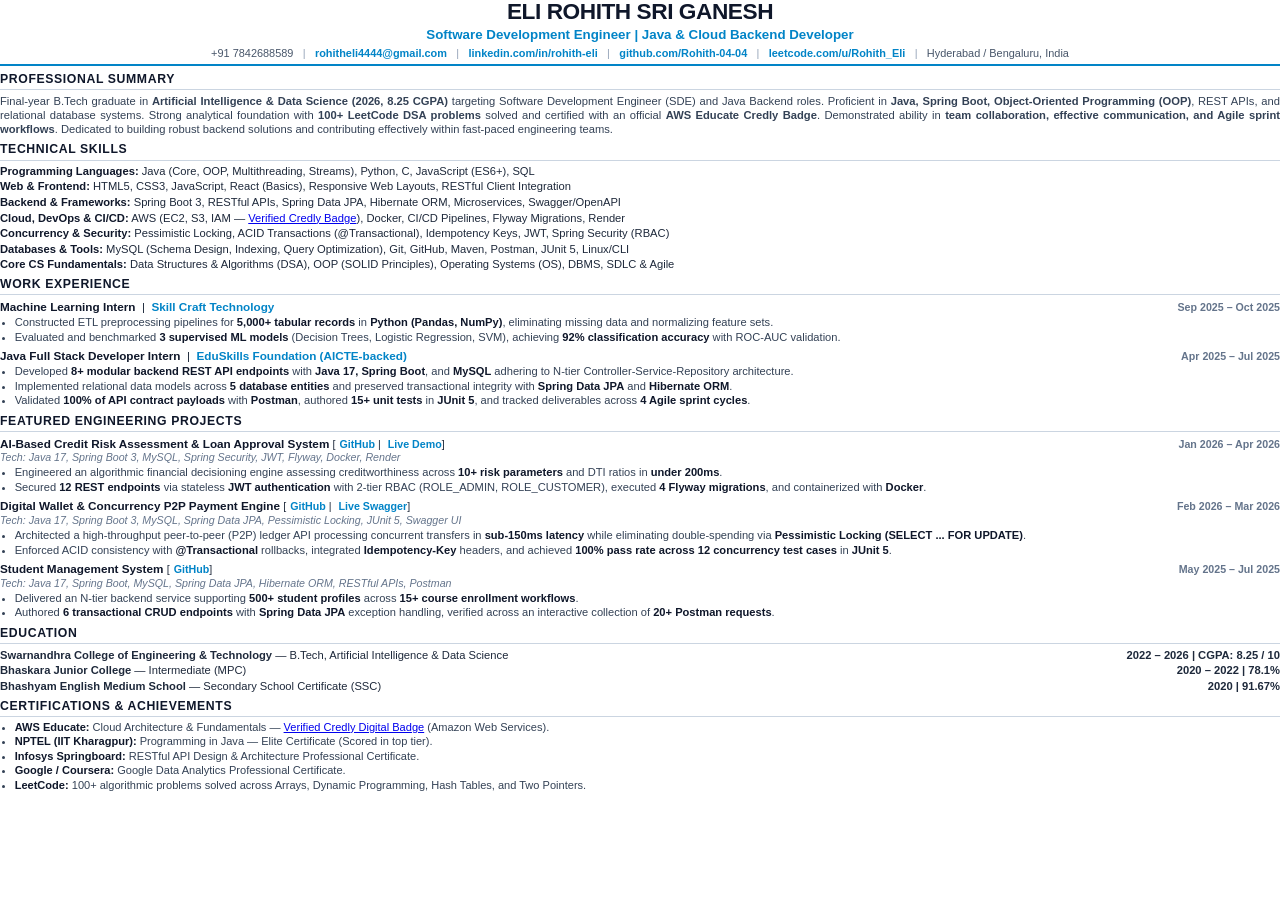
<file: frontend/assets/Eli_Rohith_Sri_Ganesh_Tailored_SDE_Resume.html>
<!DOCTYPE html>
<html lang="en">
<head>
<meta charset="UTF-8">
<title>Eli Rohith Sri Ganesh - Software Development Engineer Resume</title>
<style>
  @page {
    size: A4 portrait;
    margin: 8mm 10mm 7mm 10mm;
  }
  * {
    box-sizing: border-box;
    margin: 0;
    padding: 0;
  }
  body {
    font-family: 'Segoe UI', -apple-system, BlinkMacSystemFont, Roboto, Helvetica, Arial, sans-serif;
    color: #1e293b;
    background: #ffffff;
    font-size: 8.9pt;
    line-height: 1.28;
    -webkit-print-color-adjust: exact;
    print-color-adjust: exact;
  }
  .header {
    text-align: center;
    border-bottom: 1.5pt solid #0284c7;
    padding-bottom: 3.5pt;
    margin-bottom: 4.5pt;
  }
  .name {
    font-size: 17pt;
    font-weight: 800;
    color: #0f172a;
    letter-spacing: -0.02em;
    line-height: 1.05;
  }
  .title {
    font-size: 10pt;
    font-weight: 700;
    color: #0284c7;
    margin-top: 1.5pt;
  }
  .contact-bar {
    display: flex;
    justify-content: center;
    align-items: center;
    flex-wrap: wrap;
    gap: 7pt;
    font-size: 8.2pt;
    color: #475569;
    margin-top: 2pt;
  }
  .contact-bar a {
    color: #0284c7;
    text-decoration: none;
    font-weight: 600;
  }
  .sep {
    color: #94a3b8;
  }
  .section {
    margin-bottom: 4.5pt;
  }
  .section-title {
    font-size: 9.2pt;
    font-weight: 800;
    text-transform: uppercase;
    color: #0f172a;
    letter-spacing: 0.05em;
    border-bottom: 0.75pt solid #cbd5e1;
    padding-bottom: 1pt;
    margin-bottom: 2.5pt;
  }
  .summary-text {
    font-size: 8.4pt;
    color: #334155;
    line-height: 1.28;
    text-align: justify;
  }
  .skill-group {
    margin-bottom: 1.2pt;
    font-size: 8.4pt;
    line-height: 1.25;
  }
  .skill-group strong {
    color: #0f172a;
    font-weight: 700;
  }
  .item-header {
    display: flex;
    justify-content: space-between;
    align-items: baseline;
    font-size: 8.8pt;
    margin-top: 2.5pt;
  }
  .item-title {
    font-weight: 700;
    color: #0f172a;
  }
  .item-company {
    font-weight: 600;
    color: #0284c7;
  }
  .item-date {
    font-weight: 600;
    font-size: 8pt;
    color: #64748b;
  }
  .item-sub {
    font-size: 8pt;
    color: #64748b;
    font-style: italic;
    margin-bottom: 1pt;
  }
  .item-links {
    font-size: 8pt;
  }
  .item-links a {
    color: #0284c7;
    text-decoration: none;
    font-weight: 700;
    margin-left: 3pt;
  }
  ul.bullets {
    list-style: disc;
    margin-left: 11pt;
    margin-top: 1pt;
    margin-bottom: 1pt;
  }
  ul.bullets li {
    font-size: 8.35pt;
    color: #334155;
    margin-bottom: 0.8pt;
    line-height: 1.24;
  }
  ul.bullets li strong {
    color: #0f172a;
  }
  .edu-row {
    display: flex;
    justify-content: space-between;
    font-size: 8.4pt;
    margin-bottom: 1pt;
  }
  .cert-list {
    margin-left: 11pt;
    list-style: disc;
  }
  .cert-list li {
    font-size: 8.3pt;
    color: #334155;
    margin-bottom: 0.8pt;
    line-height: 1.22;
  }
  .cert-list strong {
    color: #0f172a;
  }
</style>
</head>
<body>

  <header class="header">
    <div class="name">ELI ROHITH SRI GANESH</div>
    <div class="title">Software Development Engineer | Java &amp; Cloud Backend Developer</div>
    <div class="contact-bar">
      <span>+91 7842688589</span>
      <span class="sep">|</span>
      <span><a href="mailto:rohitheli4444@gmail.com">rohitheli4444@gmail.com</a></span>
      <span class="sep">|</span>
      <span><a href="https://www.linkedin.com/in/rohith-eli-925754262/">linkedin.com/in/rohith-eli</a></span>
      <span class="sep">|</span>
      <span><a href="https://github.com/Rohith-04-04">github.com/Rohith-04-04</a></span>
      <span class="sep">|</span>
      <span><a href="https://leetcode.com/u/Rohith_Eli/">leetcode.com/u/Rohith_Eli</a></span>
      <span class="sep">|</span>
      <span>Hyderabad / Bengaluru, India</span>
    </div>
  </header>

  <!-- Professional Summary -->
  <section class="section">
    <div class="section-title">Professional Summary</div>
    <p class="summary-text">
      Final-year B.Tech graduate in <strong>Artificial Intelligence &amp; Data Science (2026, 8.25 CGPA)</strong> targeting Software Development Engineer (SDE) and Java Backend roles. Proficient in <strong>Java, Spring Boot, Object-Oriented Programming (OOP)</strong>, REST APIs, and relational database systems. Strong analytical foundation with <strong>100+ LeetCode DSA problems</strong> solved and certified with an official <strong>AWS Educate Credly Badge</strong>. Demonstrated ability in <strong>team collaboration, effective communication, and Agile sprint workflows</strong>. Dedicated to building robust backend solutions and contributing effectively within fast-paced engineering teams.
    </p>
  </section>

  <!-- Technical Skills -->
  <section class="section">
    <div class="section-title">Technical Skills</div>
    <div class="skill-group">
      <strong>Programming Languages:</strong> Java (Core, OOP, Multithreading, Streams), Python, C, JavaScript (ES6+), SQL
    </div>
    <div class="skill-group">
      <strong>Web &amp; Frontend:</strong> HTML5, CSS3, JavaScript, React (Basics), Responsive Web Layouts, RESTful Client Integration
    </div>
    <div class="skill-group">
      <strong>Backend &amp; Frameworks:</strong> Spring Boot 3, RESTful APIs, Spring Data JPA, Hibernate ORM, Microservices, Swagger/OpenAPI
    </div>
    <div class="skill-group">
      <strong>Cloud, DevOps &amp; CI/CD:</strong> AWS (EC2, S3, IAM &mdash; <a href="https://www.credly.com/badges/dbd1be39-f7f6-4a10-bd37-67cc6646f69c/public_url">Verified Credly Badge</a>), Docker, CI/CD Pipelines, Flyway Migrations, Render
    </div>
    <div class="skill-group">
      <strong>Concurrency &amp; Security:</strong> Pessimistic Locking, ACID Transactions (@Transactional), Idempotency Keys, JWT, Spring Security (RBAC)
    </div>
    <div class="skill-group">
      <strong>Databases &amp; Tools:</strong> MySQL (Schema Design, Indexing, Query Optimization), Git, GitHub, Maven, Postman, JUnit 5, Linux/CLI
    </div>
    <div class="skill-group">
      <strong>Core CS Fundamentals:</strong> Data Structures &amp; Algorithms (DSA), OOP (SOLID Principles), Operating Systems (OS), DBMS, SDLC &amp; Agile
    </div>
  </section>

  <!-- Work Experience -->
  <section class="section">
    <div class="section-title">Work Experience</div>
    
    <div class="item-header">
      <div><span class="item-title">Machine Learning Intern</span> &nbsp;|&nbsp; <span class="item-company">Skill Craft Technology</span></div>
      <div class="item-date">Sep 2025 &ndash; Oct 2025</div>
    </div>
    <ul class="bullets">
      <li>Constructed ETL preprocessing pipelines for <strong>5,000+ tabular records</strong> in <strong>Python (Pandas, NumPy)</strong>, eliminating missing data and normalizing feature sets.</li>
      <li>Evaluated and benchmarked <strong>3 supervised ML models</strong> (Decision Trees, Logistic Regression, SVM), achieving <strong>92% classification accuracy</strong> with ROC-AUC validation.</li>
    </ul>

    <div class="item-header">
      <div><span class="item-title">Java Full Stack Developer Intern</span> &nbsp;|&nbsp; <span class="item-company">EduSkills Foundation (AICTE-backed)</span></div>
      <div class="item-date">Apr 2025 &ndash; Jul 2025</div>
    </div>
    <ul class="bullets">
      <li>Developed <strong>8+ modular backend REST API endpoints</strong> with <strong>Java 17, Spring Boot</strong>, and <strong>MySQL</strong> adhering to N-tier Controller-Service-Repository architecture.</li>
      <li>Implemented relational data models across <strong>5 database entities</strong> and preserved transactional integrity with <strong>Spring Data JPA</strong> and <strong>Hibernate ORM</strong>.</li>
      <li>Validated <strong>100% of API contract payloads</strong> with <strong>Postman</strong>, authored <strong>15+ unit tests</strong> in <strong>JUnit 5</strong>, and tracked deliverables across <strong>4 Agile sprint cycles</strong>.</li>
    </ul>
  </section>

  <!-- Featured Projects -->
  <section class="section">
    <div class="section-title">Featured Engineering Projects</div>

    <div class="item-header">
      <div>
        <span class="item-title">AI-Based Credit Risk Assessment &amp; Loan Approval System</span>
        <span class="item-links">
          [<a href="https://github.com/Rohith-04-04/AI-Based-Credit-Risk-Assessment-and-Loan-Approval-System-">GitHub</a> | <a href="https://ai-based-credit-risk-assessment-and-loan-tyib.onrender.com">Live Demo</a>]
        </span>
      </div>
      <div class="item-date">Jan 2026 &ndash; Apr 2026</div>
    </div>
    <div class="item-sub">Tech: Java 17, Spring Boot 3, MySQL, Spring Security, JWT, Flyway, Docker, Render</div>
    <ul class="bullets">
      <li>Engineered an algorithmic financial decisioning engine assessing creditworthiness across <strong>10+ risk parameters</strong> and DTI ratios in <strong>under 200ms</strong>.</li>
      <li>Secured <strong>12 REST endpoints</strong> via stateless <strong>JWT authentication</strong> with 2-tier RBAC (ROLE_ADMIN, ROLE_CUSTOMER), executed <strong>4 Flyway migrations</strong>, and containerized with <strong>Docker</strong>.</li>
    </ul>

    <div class="item-header">
      <div>
        <span class="item-title">Digital Wallet &amp; Concurrency P2P Payment Engine</span>
        <span class="item-links">
          [<a href="https://github.com/Rohith-04-04/digital-wallet-backend">GitHub</a> | <a href="https://digital-wallet-backend-p7cx.onrender.com/swagger-ui/index.html">Live Swagger</a>]
        </span>
      </div>
      <div class="item-date">Feb 2026 &ndash; Mar 2026</div>
    </div>
    <div class="item-sub">Tech: Java 17, Spring Boot 3, MySQL, Spring Data JPA, Pessimistic Locking, JUnit 5, Swagger UI</div>
    <ul class="bullets">
      <li>Architected a high-throughput peer-to-peer (P2P) ledger API processing concurrent transfers in <strong>sub-150ms latency</strong> while eliminating double-spending via <strong>Pessimistic Locking (SELECT ... FOR UPDATE)</strong>.</li>
      <li>Enforced ACID consistency with <strong>@Transactional</strong> rollbacks, integrated <strong>Idempotency-Key</strong> headers, and achieved <strong>100% pass rate across 12 concurrency test cases</strong> in <strong>JUnit 5</strong>.</li>
    </ul>

    <div class="item-header">
      <div>
        <span class="item-title">Student Management System</span>
        <span class="item-links">
          [<a href="https://github.com/Rohith-04-04/Student-Management-System">GitHub</a>]
        </span>
      </div>
      <div class="item-date">May 2025 &ndash; Jul 2025</div>
    </div>
    <div class="item-sub">Tech: Java 17, Spring Boot, MySQL, Spring Data JPA, Hibernate ORM, RESTful APIs, Postman</div>
    <ul class="bullets">
      <li>Delivered an N-tier backend service supporting <strong>500+ student profiles</strong> across <strong>15+ course enrollment workflows</strong>.</li>
      <li>Authored <strong>6 transactional CRUD endpoints</strong> with <strong>Spring Data JPA</strong> exception handling, verified across an interactive collection of <strong>20+ Postman requests</strong>.</li>
    </ul>
  </section>

  <!-- Education -->
  <section class="section">
    <div class="section-title">Education</div>
    <div class="edu-row">
      <div><strong>Swarnandhra College of Engineering &amp; Technology</strong> &mdash; B.Tech, Artificial Intelligence &amp; Data Science</div>
      <div><strong>2022 &ndash; 2026 | CGPA: 8.25 / 10</strong></div>
    </div>
    <div class="edu-row">
      <div><strong>Bhaskara Junior College</strong> &mdash; Intermediate (MPC)</div>
      <div><strong>2020 &ndash; 2022 | 78.1%</strong></div>
    </div>
    <div class="edu-row">
      <div><strong>Bhashyam English Medium School</strong> &mdash; Secondary School Certificate (SSC)</div>
      <div><strong>2020 | 91.67%</strong></div>
    </div>
  </section>

  <!-- Certifications & Achievements -->
  <section class="section">
    <div class="section-title">Certifications &amp; Achievements</div>
    <ul class="cert-list">
      <li><strong>AWS Educate:</strong> Cloud Architecture &amp; Fundamentals &mdash; <a href="https://www.credly.com/badges/dbd1be39-f7f6-4a10-bd37-67cc6646f69c/public_url">Verified Credly Digital Badge</a> (Amazon Web Services).</li>
      <li><strong>NPTEL (IIT Kharagpur):</strong> Programming in Java &mdash; Elite Certificate (Scored in top tier).</li>
      <li><strong>Infosys Springboard:</strong> RESTful API Design &amp; Architecture Professional Certificate.</li>
      <li><strong>Google / Coursera:</strong> Google Data Analytics Professional Certificate.</li>
      <li><strong>LeetCode:</strong> 100+ algorithmic problems solved across Arrays, Dynamic Programming, Hash Tables, and Two Pointers.</li>
    </ul>
  </section>

</body>
</html>
</file>
<file: frontend/css/style.css>
/* ==============================================================================
   Eli Rohith Sri Ganesh — Professional Software Engineer Portfolio
   Hand-Drawn Specification Layout & Clean Light Engineering Aesthetic
   ============================================================================== */

:root {
  /* Color Palette */
  --bg-main: #ffffff;
  --bg-alt: #f8fafc;
  --bg-card: #ffffff;
  --bg-chip: #f1f5f9;
  --bg-chip-hover: #e2e8f0;

  --text-title: #0f172a;       /* Slate 900 */
  --text-body: #334155;        /* Slate 700 */
  --text-muted: #64748b;       /* Slate 500 */
  --text-light: #94a3b8;

  --accent-primary: #0284c7;   /* Technical Sky/Navy Blue */
  --accent-hover: #0369a1;
  --accent-soft: #e0f2fe;
  --accent-border: #bae6fd;

  --live-green: #10b981;
  --live-green-soft: #ecfdf5;

  --border: #e2e8f0;
  --border-subtle: #f1f5f9;
  --shadow-sm: 0 1px 2px rgba(15, 23, 42, 0.05);
  --shadow-md: 0 4px 6px -1px rgba(15, 23, 42, 0.07), 0 2px 4px -2px rgba(15, 23, 42, 0.04);
  --shadow-lg: 0 10px 15px -3px rgba(15, 23, 42, 0.08), 0 4px 6px -4px rgba(15, 23, 42, 0.04);

  --font-sans: 'Plus Jakarta Sans', -apple-system, BlinkMacSystemFont, "Segoe UI", Roboto, sans-serif;
  --font-mono: 'JetBrains Mono', monospace;

  --max-width: 1360px;
}

/* Base Reset */
*, *::before, *::after {
  box-sizing: border-box;
  margin: 0;
  padding: 0;
}

html {
  font-size: 16px;
  scroll-behavior: smooth;
  scroll-padding-top: 5rem;
}

body {
  font-family: var(--font-sans);
  background-color: var(--bg-main);
  color: var(--text-body);
  line-height: 1.65;
  -webkit-font-smoothing: antialiased;
}

a {
  color: var(--accent-primary);
  text-decoration: none;
  transition: all 0.15s ease;
}

a:hover {
  color: var(--accent-hover);
}

p {
  margin-bottom: 1rem;
}

p:last-child {
  margin-bottom: 0;
}

ul {
  list-style: none;
}

.main-wrapper {
  width: 100%;
  max-width: var(--max-width);
  margin: 0 auto;
  padding: 0 clamp(1.25rem, 3.5vw, 3rem);
}

/* ==============================================================================
   Navbar
   ============================================================================== */
.navbar-header {
  position: sticky;
  top: 0;
  z-index: 100;
  background-color: rgba(255, 255, 255, 0.94);
  backdrop-filter: blur(10px);
  border-bottom: 1px solid var(--border);
}

.nav-inner {
  width: 100%;
  max-width: var(--max-width);
  margin: 0 auto;
  padding: 0 clamp(1.25rem, 3.5vw, 3rem);
  height: 4.5rem;
  display: flex;
  align-items: center;
  justify-content: space-between;
}

.nav-brand {
  display: flex;
  align-items: center;
  gap: 0.65rem;
  font-weight: 700;
  font-size: 1.05rem;
  color: var(--text-title);
}

.brand-avatar {
  width: 32px;
  height: 32px;
  border-radius: 50%;
  overflow: hidden;
  border: 1.5px solid var(--accent-primary);
}

.brand-avatar img {
  width: 100%;
  height: 100%;
  object-fit: cover;
}

.nav-links-wrap {
  display: flex;
  align-items: center;
  gap: 1.35rem;
}

.nav-link {
  font-size: 0.875rem;
  font-weight: 500;
  color: var(--text-muted);
}

.nav-link:hover,
.nav-link.active {
  color: var(--text-title);
  font-weight: 600;
}

.nav-resume-btn {
  display: inline-flex;
  align-items: center;
  gap: 0.35rem;
  font-size: 0.8125rem;
  font-weight: 600;
  color: var(--accent-primary);
  background-color: var(--accent-soft);
  border: 1px solid var(--accent-border);
  padding: 0.4rem 0.85rem;
  border-radius: 6px;
  transition: all 0.15s ease;
}

.nav-resume-btn:hover {
  background-color: var(--accent-primary);
  color: #ffffff;
}

.nav-toggle-btn {
  display: none;
  background: none;
  border: none;
  cursor: pointer;
  padding: 0.5rem;
}

.nav-toggle-btn span {
  display: block;
  width: 22px;
  height: 2px;
  background-color: var(--text-title);
  margin: 4px 0;
}

/* ==============================================================================
   Section 1: Home (Hand-Drawn Layout)
   ============================================================================== */
.section-home {
  padding: 4.5rem 0 3.5rem;
  border-bottom: 1px solid var(--border);
}

.home-grid {
  display: flex;
  align-items: center;
  gap: 2.75rem;
}

.home-photo-frame {
  flex-shrink: 0;
  width: 200px;
  height: 200px;
  border-radius: 18px;
  overflow: hidden;
  border: 3px solid var(--bg-main);
  box-shadow: 0 8px 24px -4px rgba(15, 23, 42, 0.12), 0 2px 6px -1px rgba(15, 23, 42, 0.08);
}

.home-photo {
  width: 100%;
  height: 100%;
  object-fit: cover;
  object-position: top center;
}

.home-bio-block {
  flex-grow: 1;
}

.status-pill {
  display: inline-flex;
  align-items: center;
  gap: 0.45rem;
  font-size: 0.775rem;
  font-weight: 600;
  color: #065f46;
  background-color: var(--live-green-soft);
  border: 1px solid #a7f3d0;
  padding: 0.25rem 0.65rem;
  border-radius: 9999px;
  margin-bottom: 0.75rem;
}

.status-dot {
  width: 7px;
  height: 7px;
  background-color: var(--live-green);
  border-radius: 50%;
}

.home-name {
  font-size: 2.25rem;
  font-weight: 800;
  color: var(--text-title);
  letter-spacing: -0.03em;
  line-height: 1.15;
  margin-bottom: 0.5rem;
}

.home-role-tag {
  display: inline-flex;
  align-items: center;
  gap: 0.5rem;
  background-color: var(--bg-chip);
  border: 1px solid var(--border);
  padding: 0.35rem 0.85rem;
  border-radius: 6px;
  margin-bottom: 1.25rem;
}

.role-prefix {
  font-size: 0.8rem;
  font-weight: 700;
  color: var(--text-muted);
  text-transform: uppercase;
  letter-spacing: 0.04em;
}

.role-text {
  font-size: 0.95rem;
  font-weight: 700;
  color: var(--accent-primary);
}

.role-sep {
  color: var(--text-light);
  margin: 0 0.25rem;
}

.home-brief {
  font-size: 1.05rem;
  line-height: 1.75;
  color: var(--text-body);
  margin-bottom: 1.75rem;
  max-width: 880px;
}

.home-brief strong {
  color: var(--text-title);
}

.home-actions {
  display: flex;
  align-items: center;
  gap: 0.75rem;
  flex-wrap: wrap;
}

.social-btn {
  display: inline-flex;
  align-items: center;
  gap: 0.45rem;
  font-size: 0.875rem;
  font-weight: 600;
  color: var(--text-body);
  background-color: var(--bg-alt);
  border: 1px solid var(--border);
  padding: 0.55rem 1rem;
  border-radius: 6px;
  transition: all 0.15s ease;
}

.social-btn:hover {
  background-color: #ffffff;
  color: var(--accent-primary);
  border-color: var(--accent-border);
  box-shadow: var(--shadow-sm);
}

.btn-primary {
  display: inline-flex;
  align-items: center;
  gap: 0.45rem;
  font-size: 0.875rem;
  font-weight: 600;
  color: #ffffff;
  background-color: var(--text-title);
  padding: 0.55rem 1.15rem;
  border-radius: 6px;
  transition: all 0.15s ease;
}

.btn-primary:hover {
  background-color: #1e293b;
  color: #ffffff;
}

/* ==============================================================================
   Common Content Block
   ============================================================================== */
.content-block {
  padding: 4rem 0;
  border-bottom: 1px solid var(--border);
}

.section-title-wrap {
  margin-bottom: 2rem;
}

.section-title-line {
  width: 52px;
  height: 4px;
  background-color: var(--accent-primary);
  border-radius: 2px;
  margin-top: 0.5rem;
}

.block-tag {
  font-size: 0.75rem;
  font-weight: 700;
  text-transform: uppercase;
  letter-spacing: 0.08em;
  color: var(--accent-primary);
  margin-bottom: 0.35rem;
}

.block-heading {
  font-size: 1.85rem;
  font-weight: 800;
  color: var(--text-title);
  letter-spacing: -0.025em;
  margin-bottom: 0.25rem;
}

.block-sub {
  font-size: 0.95rem;
  color: var(--text-muted);
  margin-bottom: 2rem;
}

.about-text-content p {
  font-size: 1.025rem;
  line-height: 1.8;
  color: var(--text-body);
  margin-bottom: 1.25rem;
}

.about-text-content strong {
  color: var(--text-title);
}

/* ==============================================================================
   Section 3: Skills Marquee (Image 3 Style: Clean White Tiles + Train Motion)
   ============================================================================== */
.skills-marquee-container,
.marquee-outer {
  overflow: hidden;
  position: relative;
  width: 100%;
  padding: 1.25rem 0;
  margin-bottom: 1.5rem;
  -webkit-mask-image: linear-gradient(to right, transparent 0%, black 5%, black 95%, transparent 100%);
  mask-image: linear-gradient(to right, transparent 0%, black 5%, black 95%, transparent 100%);
}

.skills-track,
.marquee-track {
  display: flex;
  align-items: center;
  gap: 1.25rem;
  width: max-content;
  animation: trainScroll 32s linear infinite;
  padding: 0.5rem 0;
}

.skills-track:hover,
.skills-marquee-container:hover .skills-track,
.marquee-track:hover {
  animation-play-state: paused;
}

@keyframes trainScroll {
  0% { transform: translateX(0); }
  100% { transform: translateX(-50%); }
}

@media (prefers-reduced-motion: reduce) {
  .skills-track,
  .marquee-track {
    animation: none;
    overflow-x: auto;
  }
}

/* Skill Tile (White rounded card matching user reference Image 3) */
.skill-tile,
.skill-item {
  display: flex;
  flex-direction: column;
  align-items: center;
  justify-content: center;
  width: 124px;
  height: 114px;
  padding: 1rem 0.5rem;
  background: #ffffff;
  border: 1px solid var(--border);
  border-radius: 16px;
  box-shadow: 0 4px 12px rgba(15, 23, 42, 0.04), 0 1px 2px rgba(15, 23, 42, 0.02);
  cursor: pointer;
  transition: transform 0.2s cubic-bezier(0.16, 1, 0.3, 1), box-shadow 0.2s ease, border-color 0.2s ease;
  flex-shrink: 0;
  outline: none;
}

.skill-tile:hover,
.skill-item:hover {
  transform: translateY(-5px);
  border-color: var(--accent-primary);
  box-shadow: 0 12px 24px -4px rgba(2, 132, 199, 0.16), 0 4px 8px -2px rgba(15, 23, 42, 0.05);
}

.skill-tile-icon,
.skill-icon {
  width: 44px;
  height: 44px;
  object-fit: contain;
  margin-bottom: 0.6rem;
  transition: transform 0.2s ease;
  display: block;
}

.skill-tile:hover .skill-tile-icon,
.skill-item:hover .skill-icon {
  transform: scale(1.1);
}

.skill-tile-name,
.skill-name {
  font-family: var(--font-sans);
  font-size: 0.85rem;
  font-weight: 700;
  color: var(--text-title);
  text-align: center;
  letter-spacing: -0.01em;
}

.skill-detail-panel {
  background-color: var(--accent-soft);
  border: 1px solid var(--accent-border);
  border-radius: 8px;
  padding: 1.25rem 1.5rem;
  animation: fadeIn 0.2s ease-out;
}

.detail-header {
  display: flex;
  justify-content: space-between;
  align-items: center;
  margin-bottom: 0.5rem;
}

.detail-badge {
  font-family: var(--font-mono);
  font-size: 0.875rem;
  font-weight: 700;
  color: var(--accent-hover);
  background-color: #ffffff;
  border: 1px solid var(--accent-border);
  padding: 0.2rem 0.65rem;
  border-radius: 4px;
}

.detail-close {
  background: none;
  border: none;
  font-size: 1.4rem;
  color: var(--text-muted);
  cursor: pointer;
  line-height: 1;
}

.detail-body {
  font-size: 0.95rem;
  line-height: 1.6;
  color: var(--text-body);
  margin-bottom: 0.75rem;
}

.detail-tags {
  display: flex;
  gap: 0.45rem;
  flex-wrap: wrap;
}

.detail-chip {
  font-family: var(--font-mono);
  font-size: 0.75rem;
  font-weight: 600;
  color: var(--accent-hover);
  background-color: #ffffff;
  padding: 0.15rem 0.5rem;
  border-radius: 4px;
  border: 1px solid var(--accent-border);
}

/* ==============================================================================
   Section 4: Education (Vertical Timeline as Hand-Drawn)
   ============================================================================== */
.edu-timeline {
  position: relative;
  padding-left: 2rem;
  margin-left: 0.5rem;
}

.edu-timeline::before {
  content: '';
  position: absolute;
  top: 0.75rem;
  bottom: 0.75rem;
  left: 6px;
  width: 2px;
  background-color: var(--border);
}

.edu-entry {
  position: relative;
  margin-bottom: 2.25rem;
}

.edu-entry:last-child {
  margin-bottom: 0;
}

.edu-dot {
  position: absolute;
  top: 0.35rem;
  left: -2rem;
  width: 14px;
  height: 14px;
  border-radius: 50%;
  background-color: #ffffff;
  border: 3px solid var(--accent-primary);
}

.edu-info {
  background-color: var(--bg-alt);
  border: 1px solid var(--border);
  border-radius: 8px;
  padding: 1.25rem 1.5rem;
}

.edu-header {
  display: flex;
  justify-content: space-between;
  align-items: baseline;
  margin-bottom: 0.35rem;
  gap: 1rem;
  flex-wrap: wrap;
}

.edu-school {
  font-size: 1.1rem;
  font-weight: 700;
  color: var(--text-title);
}

.edu-years {
  font-family: var(--font-mono);
  font-size: 0.8125rem;
  font-weight: 600;
  color: var(--text-muted);
}

.edu-degree {
  font-size: 0.925rem;
  color: var(--text-body);
  margin-bottom: 0.65rem;
}

.edu-score-pill {
  display: inline-block;
  font-size: 0.775rem;
  font-weight: 700;
  color: var(--accent-hover);
  background-color: var(--accent-soft);
  border: 1px solid var(--accent-border);
  padding: 0.15rem 0.55rem;
  border-radius: 4px;
}

/* ==============================================================================
   Section 5: Experience (Two Internships + Repo + Certificate Buttons)
   ============================================================================== */
.exp-list {
  display: flex;
  flex-direction: column;
  gap: 2rem;
}

.exp-card {
  background-color: var(--bg-card);
  border: 1px solid var(--border);
  border-radius: 10px;
  padding: 1.75rem;
  box-shadow: var(--shadow-sm);
  transition: all 0.15s ease;
}

.exp-card:hover {
  box-shadow: var(--shadow-md);
  border-color: #cbd5e1;
}

.exp-top {
  display: flex;
  justify-content: space-between;
  align-items: baseline;
  gap: 1rem;
  margin-bottom: 0.75rem;
  flex-wrap: wrap;
}

.exp-role {
  font-size: 1.2rem;
  font-weight: 700;
  color: var(--text-title);
}

.exp-company {
  font-size: 0.95rem;
  font-weight: 600;
  color: var(--accent-primary);
  margin-top: 0.15rem;
}

.exp-duration {
  font-family: var(--font-mono);
  font-size: 0.825rem;
  font-weight: 600;
  color: var(--text-muted);
}

.exp-project-highlight {
  font-size: 0.9rem;
  color: var(--text-title);
  background-color: var(--bg-alt);
  border-left: 3px solid var(--accent-primary);
  padding: 0.5rem 0.85rem;
  border-radius: 0 4px 4px 0;
  margin-bottom: 1rem;
}

.exp-bullets {
  list-style: disc;
  padding-left: 1.25rem;
  margin-bottom: 1.25rem;
}

.exp-bullets li {
  font-size: 0.925rem;
  line-height: 1.6;
  color: var(--text-body);
  margin-bottom: 0.4rem;
}

.exp-actions {
  display: flex;
  align-items: center;
  gap: 0.85rem;
  padding-top: 1rem;
  border-top: 1px solid var(--border);
  flex-wrap: wrap;
}

.btn-exp-action {
  display: inline-flex;
  align-items: center;
  gap: 0.4rem;
  font-size: 0.825rem;
  font-weight: 600;
  color: var(--text-title);
  background-color: var(--bg-chip);
  border: 1px solid var(--border);
  padding: 0.45rem 0.85rem;
  border-radius: 6px;
  cursor: pointer;
  transition: all 0.15s ease;
}

.btn-exp-action:hover {
  background-color: #ffffff;
  color: var(--accent-primary);
  border-color: var(--accent-border);
}

.btn-exp-action.cert-btn {
  color: #065f46;
  background-color: var(--live-green-soft);
  border-color: #a7f3d0;
}

.btn-exp-action.cert-btn:hover {
  background-color: #10b981;
  color: #ffffff;
  border-color: #10b981;
}

/* ==============================================================================
   Section 6: Projects (4 Cards Grid + Screenshots)
   ============================================================================== */
/* ==============================================================================
   Section 6: Projects (Image 4 Style: Banner + View Project Hover + Tags + Actions)
   ============================================================================== */
.project-cards-grid {
  display: grid;
  grid-template-columns: repeat(2, 1fr);
  gap: 2rem;
}

.proj-card {
  background-color: var(--bg-card);
  border: 1px solid var(--border);
  border-radius: 14px;
  overflow: hidden;
  box-shadow: 0 4px 12px rgba(15, 23, 42, 0.04);
  cursor: pointer;
  transition: transform 0.25s ease, box-shadow 0.25s ease, border-color 0.25s ease;
  display: flex;
  flex-direction: column;
}

.proj-card:hover {
  transform: translateY(-4px);
  border-color: #cbd5e1;
  box-shadow: 0 16px 32px -4px rgba(15, 23, 42, 0.1);
}

.proj-img-wrap {
  width: 100%;
  height: 220px;
  background-color: #0f172a;
  position: relative;
  overflow: hidden;
}

.proj-img-wrap img {
  width: 100%;
  height: 100%;
  object-fit: cover;
  transition: transform 0.35s ease;
}

.proj-card:hover .proj-img-wrap img {
  transform: scale(1.04);
}

.proj-hover-overlay {
  position: absolute;
  inset: 0;
  background: rgba(15, 23, 42, 0.65);
  backdrop-filter: blur(2px);
  display: flex;
  align-items: center;
  justify-content: center;
  opacity: 0;
  pointer-events: none;
  transition: opacity 0.22s ease;
}

.proj-card:hover .proj-hover-overlay {
  opacity: 1;
  pointer-events: auto;
}

.btn-view-proj {
  display: inline-flex;
  align-items: center;
  gap: 0.5rem;
  background-color: #ffffff;
  color: #0f172a;
  font-family: var(--font-sans);
  font-size: 0.875rem;
  font-weight: 700;
  padding: 0.55rem 1.25rem;
  border-radius: 9999px;
  box-shadow: 0 4px 14px rgba(0, 0, 0, 0.28);
  transition: all 0.18s ease;
  transform: translateY(4px);
}

.proj-card:hover .btn-view-proj {
  transform: translateY(0);
}

.btn-view-proj:hover {
  background-color: var(--accent-primary);
  color: #ffffff;
}

.proj-content {
  padding: 1.5rem;
  flex-grow: 1;
  display: flex;
  flex-direction: column;
}

.proj-title {
  font-size: 1.25rem;
  font-weight: 800;
  color: var(--text-title);
  margin-bottom: 0.5rem;
  line-height: 1.3;
}

.proj-desc {
  font-size: 0.925rem;
  line-height: 1.6;
  color: var(--text-body);
  margin-bottom: 1.15rem;
  flex-grow: 1;
}

.proj-tags-list {
  display: flex;
  flex-wrap: wrap;
  gap: 0.45rem;
  margin-bottom: 1.25rem;
}

.proj-tag-pill {
  font-family: var(--font-mono);
  font-size: 0.75rem;
  font-weight: 600;
  color: #0284c7;
  background-color: #f0f9ff;
  border: 1px solid #bae6fd;
  padding: 0.2rem 0.6rem;
  border-radius: 6px;
}

.proj-btn-row {
  display: flex;
  align-items: center;
  gap: 0.75rem;
  margin-top: auto;
  padding-top: 1rem;
  border-top: 1px solid var(--border-subtle);
}

.btn-proj-primary {
  flex: 1;
  display: inline-flex;
  align-items: center;
  justify-content: center;
  gap: 0.45rem;
  background-color: #0f766e;
  color: #ffffff;
  font-size: 0.85rem;
  font-weight: 700;
  padding: 0.6rem 1rem;
  border-radius: 7px;
  transition: all 0.15s ease;
  text-decoration: none;
}

.btn-proj-primary:hover {
  background-color: #115e59;
  color: #ffffff;
  transform: translateY(-1px);
}

.btn-proj-outline {
  display: inline-flex;
  align-items: center;
  justify-content: center;
  gap: 0.45rem;
  background-color: #0f172a;
  color: #ffffff;
  font-size: 0.85rem;
  font-weight: 600;
  padding: 0.6rem 1.15rem;
  border-radius: 7px;
  border: 1px solid #1e293b;
  transition: all 0.15s ease;
  text-decoration: none;
}

.btn-proj-outline:hover {
  background-color: #1e293b;
  color: #38bdf8;
  transform: translateY(-1px);
}

/* ==============================================================================
   Section 7: Certificates Cards (Featuring Official AWS Credly Badge)
   ============================================================================== */
.cert-card-grid {
  display: grid;
  grid-template-columns: repeat(auto-fit, minmax(280px, 1fr));
  gap: 1.5rem;
}

.cert-item-card {
  background-color: var(--bg-card);
  border: 1px solid var(--border);
  border-radius: 12px;
  padding: 1.35rem;
  box-shadow: 0 4px 12px rgba(15, 23, 42, 0.03);
  cursor: pointer;
  transition: all 0.2s ease;
  display: flex;
  flex-direction: column;
}

.cert-item-card:hover {
  border-color: var(--accent-primary);
  box-shadow: 0 10px 20px -3px rgba(15, 23, 42, 0.08);
  transform: translateY(-3px);
}

.featured-badge-card {
  border-color: #fdba74;
  background: linear-gradient(180deg, #fffbf5 0%, #ffffff 100%);
}

.featured-badge-card:hover {
  border-color: #f59e0b;
}

.cert-badge-hero {
  display: flex;
  align-items: center;
  justify-content: center;
  padding: 0.5rem 0 1rem;
}

.aws-real-badge-img {
  width: 92px;
  height: 92px;
  object-fit: contain;
  filter: drop-shadow(0 4px 10px rgba(255, 153, 0, 0.22));
  transition: transform 0.25s ease;
}

.cert-item-card:hover .aws-real-badge-img {
  transform: scale(1.08) rotate(-2deg);
}

.cert-top-row {
  display: flex;
  justify-content: space-between;
  align-items: center;
  margin-bottom: 0.6rem;
}

.cert-status-badge {
  font-size: 0.725rem;
  font-weight: 700;
  text-transform: uppercase;
  letter-spacing: 0.04em;
  padding: 0.15rem 0.5rem;
  border-radius: 4px;
}

.cert-status-badge.verified {
  background-color: #ecfdf5;
  color: #065f46;
  border: 1px solid #a7f3d0;
}

.cert-status-badge.elite {
  background-color: #fef3c7;
  color: #92400e;
  border: 1px solid #fde68a;
}

.cert-item-name {
  font-size: 1rem;
  font-weight: 700;
  color: var(--text-title);
  margin-bottom: 0.25rem;
}

.cert-item-org {
  font-size: 0.825rem;
  color: var(--text-muted);
  margin-bottom: 0.75rem;
}

.cert-open-text {
  font-size: 0.8rem;
  font-weight: 600;
  color: var(--accent-primary);
}

/* ==============================================================================
   Section 8: Contact Me (Hand-Drawn Layout: Long Photo + Form + Links Card)
   ============================================================================== */
.contact-three-col {
  display: grid;
  grid-template-columns: 320px 1fr 220px;
  gap: 1.75rem;
  align-items: start;
}

.contact-portrait-frame {
  width: 100%;
  height: 520px;
  border-radius: 12px;
  overflow: hidden;
  border: 1px solid var(--border);
  box-shadow: var(--shadow-md);
}

.contact-portrait {
  width: 100%;
  height: 100%;
  object-fit: cover;
  object-position: top center;
}

/* Form Box */
.contact-form-col {
  background-color: var(--bg-alt);
  border: 1px solid var(--border);
  border-radius: 10px;
  padding: 1.5rem;
}

.form-field {
  margin-bottom: 1rem;
}

.form-field label {
  display: block;
  font-size: 0.8125rem;
  font-weight: 600;
  color: var(--text-title);
  margin-bottom: 0.35rem;
}

.form-field .req {
  color: #dc2626;
}

.form-field .opt {
  font-size: 0.75rem;
  color: var(--text-muted);
  font-weight: 400;
}

.form-field input,
.form-field textarea {
  width: 100%;
  padding: 0.55rem 0.75rem;
  font-family: var(--font-sans);
  font-size: 0.875rem;
  color: var(--text-title);
  background-color: #ffffff;
  border: 1px solid var(--border);
  border-radius: 6px;
  transition: all 0.15s ease;
}

.form-field input:focus,
.form-field textarea:focus {
  outline: none;
  border-color: var(--accent-primary);
  box-shadow: 0 0 0 3px rgba(2, 132, 199, 0.12);
}

.form-field input.is-invalid,
.form-field textarea.is-invalid {
  border-color: #ef4444;
  background-color: #fffafa;
}

.field-footer {
  display: flex;
  justify-content: space-between;
  align-items: center;
  margin-top: 0.25rem;
}

.field-msg {
  font-size: 0.75rem;
  color: #dc2626;
  font-weight: 500;
}

.count-msg {
  font-family: var(--font-mono);
  font-size: 0.725rem;
  color: var(--text-light);
}

.submit-btn {
  width: 100%;
  padding: 0.65rem;
  font-family: var(--font-sans);
  font-size: 0.875rem;
  font-weight: 700;
  color: #ffffff;
  background-color: var(--text-title);
  border: none;
  border-radius: 6px;
  cursor: pointer;
  display: flex;
  align-items: center;
  justify-content: center;
  gap: 0.5rem;
  transition: background-color 0.15s ease;
}

.submit-btn:hover {
  background-color: #1e293b;
}

.btn-spinner {
  width: 14px;
  height: 14px;
  border: 2px solid rgba(255, 255, 255, 0.3);
  border-top-color: #ffffff;
  border-radius: 50%;
  animation: spin 0.7s linear infinite;
}

@keyframes spin {
  to { transform: rotate(360deg); }
}

.form-alert {
  padding: 0.75rem 1rem;
  border-radius: 6px;
  font-size: 0.85rem;
  line-height: 1.5;
  margin-bottom: 1rem;
}

.form-alert.success {
  background-color: #ecfdf5;
  color: #065f46;
  border: 1px solid #a7f3d0;
}

.form-alert.error {
  background-color: #fef2f2;
  color: #991b1b;
  border: 1px solid #fecaca;
}

/* Links Box (as Hand-Drawn) */
.links-box {
  background-color: #ffffff;
  border: 1px solid var(--border);
  border-radius: 10px;
  padding: 1.25rem;
  box-shadow: var(--shadow-sm);
}

.links-box-title {
  font-size: 1.05rem;
  font-weight: 700;
  color: var(--text-title);
  padding-bottom: 0.5rem;
  border-bottom: 1px solid var(--border);
  margin-bottom: 0.85rem;
}

.links-list {
  display: flex;
  flex-direction: column;
  gap: 0.5rem;
  margin-bottom: 1.25rem;
}

.link-item {
  display: flex;
  justify-content: space-between;
  align-items: center;
  font-size: 0.875rem;
  font-weight: 600;
  color: var(--text-body);
  background-color: var(--bg-alt);
  border: 1px solid var(--border);
  padding: 0.5rem 0.75rem;
  border-radius: 6px;
  transition: all 0.15s ease;
}

.link-item:hover {
  background-color: #ffffff;
  color: var(--accent-primary);
  border-color: var(--accent-border);
}

.link-item.email-highlight {
  background-color: var(--accent-soft);
  color: var(--accent-hover);
  border-color: var(--accent-border);
}

.copy-box {
  background-color: var(--bg-alt);
  border: 1px solid var(--border);
  border-radius: 6px;
  padding: 0.75rem;
}

.copy-lbl {
  display: block;
  font-size: 0.725rem;
  font-weight: 600;
  color: var(--text-muted);
  text-transform: uppercase;
  margin-bottom: 0.2rem;
}

.copy-val {
  display: block;
  font-family: var(--font-mono);
  font-size: 0.75rem;
  color: var(--text-title);
  word-break: break-all;
  margin-bottom: 0.4rem;
}

.copy-btn {
  width: 100%;
  font-size: 0.75rem;
  font-weight: 600;
  color: var(--accent-primary);
  background-color: #ffffff;
  border: 1px solid var(--accent-border);
  padding: 0.35rem 0.5rem;
  border-radius: 4px;
  cursor: pointer;
  transition: all 0.15s ease;
}

.copy-btn:hover {
  background-color: var(--accent-soft);
}

/* ==============================================================================
   Modals
   ============================================================================== */
.modal-layer {
  position: fixed;
  top: 0;
  left: 0;
  width: 100%;
  height: 100%;
  z-index: 1000;
  display: none;
  align-items: center;
  justify-content: center;
  padding: 1.5rem;
}

.modal-layer.is-active {
  display: flex;
}

.modal-dimmer {
  position: absolute;
  top: 0;
  left: 0;
  width: 100%;
  height: 100%;
  background-color: rgba(15, 23, 42, 0.6);
  backdrop-filter: blur(3px);
}

.modal-box {
  position: relative;
  z-index: 10;
  background-color: #ffffff;
  border-radius: 12px;
  max-width: 650px;
  width: 100%;
  max-height: 90vh;
  display: flex;
  flex-direction: column;
  box-shadow: 0 25px 50px -12px rgba(0, 0, 0, 0.25);
  overflow: hidden;
  animation: fadeIn 0.2s ease-out;
}

.modal-box.cert-modal-size {
  max-width: 820px;
}

@keyframes fadeIn {
  from { opacity: 0; transform: scale(0.96); }
  to { opacity: 1; transform: scale(1); }
}

.modal-header {
  display: flex;
  justify-content: space-between;
  align-items: center;
  padding: 1.25rem 1.5rem;
  border-bottom: 1px solid var(--border);
}

.modal-title {
  font-size: 1.15rem;
  font-weight: 700;
  color: var(--text-title);
}

.modal-close-btn {
  background: none;
  border: none;
  font-size: 1.5rem;
  color: var(--text-muted);
  cursor: pointer;
  line-height: 1;
}

.modal-body {
  padding: 1.5rem;
  overflow-y: auto;
}

.modal-footer {
  display: flex;
  justify-content: flex-end;
  gap: 0.75rem;
  padding: 1rem 1.5rem;
  background-color: var(--bg-alt);
  border-top: 1px solid var(--border);
}

/* Inside Project Modal */
.modal-proj-img {
  width: 100%;
  max-height: 240px;
  object-fit: cover;
  border-radius: 8px;
  border: 1px solid var(--border);
  margin-bottom: 1rem;
}

.modal-section-title {
  font-size: 0.8125rem;
  font-weight: 700;
  text-transform: uppercase;
  letter-spacing: 0.05em;
  color: var(--text-muted);
  margin-top: 1rem;
  margin-bottom: 0.35rem;
}

.modal-bullet-list {
  list-style: disc;
  padding-left: 1.25rem;
  margin-bottom: 1rem;
}

.modal-bullet-list li {
  font-size: 0.9rem;
  line-height: 1.6;
  color: var(--text-body);
  margin-bottom: 0.35rem;
}

.modal-notice {
  font-size: 0.8rem;
  color: var(--text-muted);
  background-color: #fffbeb;
  border: 1px solid #fde68a;
  padding: 0.65rem 0.85rem;
  border-radius: 6px;
  margin-top: 1rem;
}

/* ==============================================================================
   Footer
   ============================================================================== */
.site-footer {
  border-top: 1px solid var(--border);
  padding: 2.5rem 0;
  background-color: #ffffff;
}

.footer-inner {
  width: 100%;
  max-width: var(--max-width);
  margin: 0 auto;
  padding: 0 clamp(1.25rem, 3.5vw, 3rem);
  display: flex;
  justify-content: space-between;
  align-items: center;
  flex-wrap: wrap;
  gap: 1rem;
}

.footer-left {
  font-size: 0.85rem;
  color: var(--text-muted);
}

.footer-left strong {
  color: var(--text-title);
}

.footer-right a {
  font-size: 0.825rem;
  font-weight: 600;
  color: var(--accent-primary);
}

/* ==============================================================================
   Responsive Styles
   ============================================================================== */
@media (max-width: 900px) {
  .contact-three-col {
    grid-template-columns: 1fr;
  }

  .contact-portrait-frame {
    height: 360px;
    max-width: 300px;
    margin: 0 auto;
  }
}

@media (max-width: 768px) {
  .home-grid {
    flex-direction: column;
    text-align: center;
    gap: 1.5rem;
  }

  .home-actions {
    justify-content: center;
  }

  .project-cards-grid {
    grid-template-columns: 1fr;
  }

  .nav-toggle-btn {
    display: block;
  }

  .nav-links-wrap {
    display: none;
    position: absolute;
    top: 4.25rem;
    left: 0;
    right: 0;
    background-color: #ffffff;
    border-bottom: 1px solid var(--border);
    flex-direction: column;
    padding: 1.25rem;
    gap: 1rem;
    box-shadow: var(--shadow-lg);
  }

  .nav-links-wrap.is-open {
    display: flex;
  }

  .nav-resume-btn {
    width: 100%;
    justify-content: center;
  }
}
</file>
